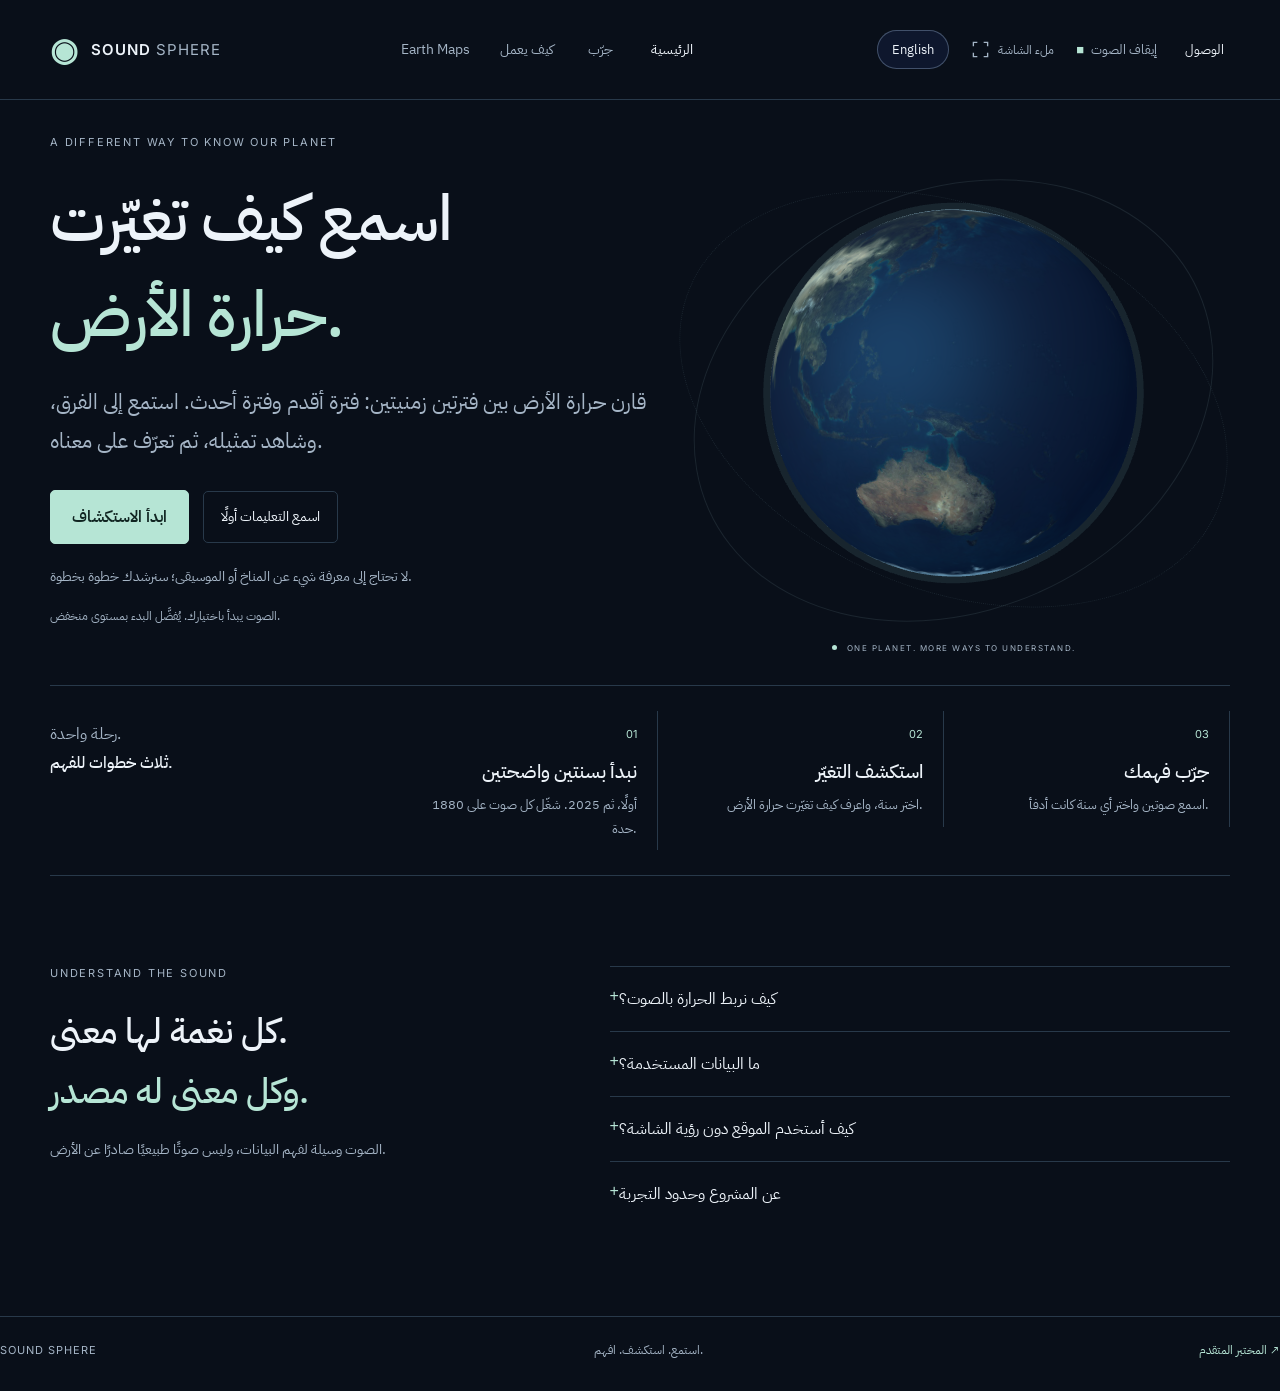
<file: index.html>
<!DOCTYPE html>
<html lang="en" dir="ltr">
<head>
  <meta charset="utf-8">
  <meta name="viewport" content="width=device-width, initial-scale=1">

  <title>Sound Sphere | افهم الأرض بالصوت</title>

  <meta
    name="description"
    content="رحلة صوتية موجهة لفهم تغير حرارة الأرض: تعلم معنى النغمات، استكشف بيانات ناسا، واختبر فهمك."
  >

  <link rel="stylesheet" href="style.css?v=quiet-listen-3">
</head>

<body>
  <a class="skip" href="#main">تخطّ إلى المحتوى</a>

  <header>
    <a
      class="brand"
      href="#home"
      aria-label="Sound Sphere، الصفحة الرئيسية"
    >
      <span class="brand-mark" aria-hidden="true">◉</span>
      <span dir="ltr">SOUND <span>SPHERE</span></span>
    </a>

    <nav aria-label="التنقل الرئيسي">
      <button id="homeNav" aria-current="page">الرئيسية</button>
      <button id="tryNav">جرّب</button>
      <a href="#sources" id="howItWorksLink">كيف يعمل</a>
      <a href="maps.html" id="earthMapsLink">Earth Maps</a>
    </nav>

    <div class="access">
      <button id="languageToggle" class="language-toggle" type="button" aria-label="Switch language">English</button>
      <button
        id="fullscreenButton"
        class="fullscreen-button"
        aria-label="تبديل ملء الشاشة"
        aria-pressed="false"
      >
        <svg viewBox="0 0 24 24" aria-hidden="true">
          <path
            d="M8 3H3v5m13-5h5v5M3 16v5h5m13-5v5h-5"
            fill="none"
            stroke="currentColor"
            stroke-width="1.7"
          ></path>
        </svg>
        <span>ملء الشاشة</span>
      </button>

      <button
        id="stopAll"
        class="stop"
        aria-label="إيقاف جميع الأصوات والشرح"
      >
        ■ <span>إيقاف الصوت</span>
      </button>

      <button id="accessButton" aria-label="فتح خيارات الوصول">
        الوصول
      </button>
    </div>
  </header>

  <main id="main">
    <section id="home" aria-labelledby="heroTitle">
      <div class="hero">
        <div class="hero-copy">
          <p class="eyebrow" dir="ltr">
            A DIFFERENT WAY TO KNOW OUR PLANET
          </p>

          <h1 id="heroTitle">
            اسمع كيف تغيّرت<br>
            <em>حرارة الأرض.</em>
          </h1>

          <p class="hero-description">
            قارن حرارة الأرض بين فترتين زمنيتين: فترة أقدم وفترة أحدث.
            استمع إلى الفرق، وشاهد تمثيله، ثم تعرّف على معناه.
          </p>

          <div class="hero-actions">
            <button id="start" class="primary">
              ابدأ الاستكشاف
            </button>

            <button id="preview" class="secondary">
              اسمع التعليمات أولًا
            </button>
          </div>

          <p class="reassurance">
            لا تحتاج إلى معرفة شيء عن المناخ أو الموسيقى؛
            سنرشدك خطوة بخطوة.
          </p>

          <p class="audio-note">
            الصوت يبدأ باختيارك. يُفضَّل البدء بمستوى منخفض.
          </p>

          <p
            id="previewCaption"
            class="preview-caption"
            aria-live="off"
          ></p>
        </div>

        <div class="hero-visual" id="homeGlobeContainer">
          <div class="planet-orbit" aria-hidden="true"></div>
          <div class="planet-orbit second" aria-hidden="true"></div>

          <div
            id="globe"
            role="img"
            aria-label="كرة أرضية سياقية، وليست خريطة بيانات حرارية"
          >
            <div class="globe-fallback"></div>
          </div>

          <div class="planet-caption">
            <i></i>
            <span dir="ltr">
              ONE PLANET. MORE WAYS TO UNDERSTAND.
            </span>
          </div>
        </div>
      </div>

      <div class="journey-intro">
        <p>
          رحلة واحدة.<br>
          <b>ثلاث خطوات للفهم.</b>
        </p>

        <button class="journey-card" data-start="lesson">
          <span>01</span>
          <h2>نبدأ بسنتين واضحتين</h2>
          <p>1880 أولًا، ثم 2025. شغّل كل صوت على حدة.</p>
        </button>

        <button class="journey-card" data-start="explore">
          <span>02</span>
          <h2>استكشف التغيّر</h2>
          <p>اختر سنة، واعرف كيف تغيّرت حرارة الأرض.</p>
        </button>

        <button class="journey-card" data-start="quiz">
          <span>03</span>
          <h2>جرّب فهمك</h2>
          <p>اسمع صوتين واختر أي سنة كانت أدفأ.</p>
        </button>
      </div>
    </section>

    <section
      id="experience"
      hidden
      aria-labelledby="experienceTitle"
    >
      <div class="experience-header">
        <p class="eyebrow" id="stepCount">
          رحلتك الصوتية / الخطوة 1 من 3
        </p>

        <h1 id="experienceTitle" tabindex="-1">
          تعرّف على معنى النغمات
        </h1>

        <p id="experienceSubtitle">
          لا تحتاج إلى تخمين الصوت. ابدأ بالمفتاح، ثم استكشف.
        </p>
      </div>

      <nav class="steps" aria-label="مراحل الرحلة">
        <button data-step="lesson" aria-current="step">
          <span>1</span> تعلّم
        </button>

        <button data-step="explore">
          <span>2</span> استكشف
        </button>

        <button data-step="quiz">
          <span>3</span> جرّب فهمك
        </button>
      </nav>

      <div class="sensory-workspace">
        <section
          id="climateStage"
          class="climate-stage"
          aria-label="الكرة الأرضية والتمثيل الصوتي"
        >
          <div class="stage-heading">
            <span>حرارة الأرض · متوسط عالمي</span>
            <strong id="stagePeriod">اختر فترة للاستماع</strong>
          </div>

          <div class="stage-world">
            <div
              id="heatHalo"
              class="heat-halo"
              aria-hidden="true"
            ></div>

            <div id="globeDock"></div>
            <div class="stage-orbit" aria-hidden="true"></div>
          </div>

          <div class="heat-legend">
            <span>أقل حرارة</span>
            <span class="legend-gradient"></span>
            <span>أعلى حرارة</span>
          </div>

          <p class="stage-note">
            لون الهالة يعبّر عن المتوسط العالمي؛
            وليس خريطة لحرارة الدول.
          </p>

          <div id="stageGuideSlot">
            <aside
              class="sound-guide"
              aria-label="حالة التجربة والشرح المكتوب"
            >
              <div class="sound-top">
                <span class="sound-dot" id="soundDot"></span>
                <span id="audioState">جاهز للاستماع</span>

                <button id="replayNarration">
                  اسمع تفسير الصوت
                </button>
              </div>

              <p id="caption" aria-live="off">
                شغّل كل نغمة على حدة.
                الصوت الأغلظ يمثّل حرارة أقل،
                والأرفع يمثّل حرارة أعلى.
              </p>

              <canvas
                id="wave"
                height="45"
                role="img"
                aria-label="شكل الموجة الصوتية أثناء تشغيل النغمة"
              ></canvas>
            </aside>
          </div>
        </section>

        <div class="sensory-content">
          <div id="lessonPanel" class="step-panel">
            <div class="story-intro">
              <p class="eyebrow">
                فترتان زمنيتان · مثال من كل فترة
              </p>

              <h2>استمع، ثم قارن.</h2>

              <p>
                نبدأ بسنة 1880، ثم نقارنها بسنة 2025.
                الصوت الأغلظ يمثّل حرارة أقل،
                والأرفع يمثّل حرارة أعلى.
              </p>

              <p class="muted">
                كل نغمة تستمر 8 ثوانٍ.
                التفسير الصوتي اختياري.
              </p>

              <button id="guidedLesson" class="text-button">
                اسمع التعليمات
              </button>
            </div>

            <div class="story-years">
              <article class="story-year" id="oldYearCard">
                <p class="eyebrow">
                  أولًا / قبل أكثر من مئة سنة
                </p>

                <strong dir="ltr">1880</strong>
                <h3>نغمة أغلظ · حرارة أقل من 2025</h3>

                <div class="listening-actions">
                  <button
                    id="hearOld"
                    class="primary"
                    aria-label="شغّل صوت 1880"
                  >
                    <svg viewBox="0 0 24 24" aria-hidden="true">
                      <path d="m9 5 10 7-10 7z"></path>
                    </svg>
                    شغّل صوت 1880
                  </button>

                  <button
                    id="oldToneOnly"
                    class="secondary"
                    aria-label="اسمع تفسير صوت سنة 1880"
                  >
                    <svg viewBox="0 0 24 24" aria-hidden="true">
                      <path d="M11 5 6 9H3v6h3l5 4z"></path>
                      <path
                        d="M15 8c3 2 3 6 0 8m3-11c5 4 5 10 0 14"
                        fill="none"
                        stroke="currentColor"
                        stroke-width="1.7"
                      ></path>
                    </svg>
                    اسمع تفسير الصوت
                  </button>
                </div>

                <p id="oldHeard" class="heard-message" hidden>
                  تم الاستماع · يمكنك إعادة الصوت
                </p>
              </article>

              <article class="story-year" id="newYearCard">
                <p class="eyebrow">
                  ثانيًا / بعد سنوات كثيرة
                </p>

                <strong dir="ltr">2025</strong>
                <h3>نغمة أرفع · حرارة أعلى من 1880</h3>

                <div class="listening-actions">
                  <button
                    id="hearNew"
                    class="primary"
                    aria-label="شغّل صوت 2025"
                  >
                    <svg viewBox="0 0 24 24" aria-hidden="true">
                      <path d="m9 5 10 7-10 7z"></path>
                    </svg>
                    شغّل صوت 2025
                  </button>

                  <button
                    id="newToneOnly"
                    class="secondary"
                    aria-label="اسمع تفسير صوت سنة 2025"
                  >
                    <svg viewBox="0 0 24 24" aria-hidden="true">
                      <path d="M11 5 6 9H3v6h3l5 4z"></path>
                      <path
                        d="M15 8c3 2 3 6 0 8m3-11c5 4 5 10 0 14"
                        fill="none"
                        stroke="currentColor"
                        stroke-width="1.7"
                      ></path>
                    </svg>
                    اسمع تفسير الصوت
                  </button>
                </div>

                <p id="newHeard" class="heard-message" hidden>
                  تم الاستماع · يمكنك إعادة الصوت
                </p>
              </article>
            </div>

            <div id="nextStoryYear" class="story-next" hidden>
              <p>
                استمعت إلى سنة 1880.
                هل أنت مستعد للانتقال إلى سنة 2025؟
              </p>

              <button id="continueStory" class="primary">
                تابع إلى السنة التالية ←
              </button>
            </div>

            <div id="storyChoice" class="story-next" hidden>
              <p>استمعت إلى السنتين.</p>

              <div>
                <button id="repeatPair" class="secondary" hidden>
                  ↶ أعد الصوتين
                </button>

                <button id="tryStoryQuestion" class="primary">
                  جرّب سؤالًا بسيطًا ←
                </button>
              </div>
            </div>

            <div id="storyQuestion" class="story-question" hidden>
              <h2>أيّ السنتين كانت أدفأ؟</h2>
              <p>الأولى، سنة 1880، أم الثانية، سنة 2025؟</p>

              <div class="answers">
                <button id="storyAnswerOld">الأولى / 1880</button>
                <button id="storyAnswerNew">الثانية / 2025</button>
              </div>

              <div id="storyFeedback" class="feedback" hidden>
                <h3 id="storyFeedbackTitle"></h3>
                <p id="storyFeedbackText"></p>
              </div>
            </div>

            <div id="storyHelp" class="story-help" hidden>
              <button id="simplerExplanation" class="text-button">
                ◉ هل تحتاج إلى شرح أبسط؟
              </button>

              <p class="small muted">
                قد تحتاج إلى الاستماع أكثر من مرة.
                أعد المثال، أو تابع مع الشرح المسموع.
              </p>
            </div>

            <div id="storyContinue" class="step-bottom">
              <p>اختر سنة أخرى، أو جرّب المقارنة.</p>

              <button id="toExplore" class="primary">
                استكشف سنوات أخرى ←
              </button>
            </div>
          </div>

          <div id="explorePanel" class="step-panel" hidden>
            <div class="explore-grid">
              <div class="data-view">
                <div class="data-top">
                  <p>السنة المختارة</p>

                  <output id="year" aria-live="off" dir="ltr">
                    2025
                  </output>
                </div>

                <p class="compared-to">
                  كيف كانت حرارة الأرض مقارنة بسنة 1880؟
                </p>

                <p class="plain-result" id="plainResult">أدفأ</p>

                <p class="metric-explain" id="valueMeaning">
                  كانت الأرض أدفأ مقارنة بسنة 1880.
                </p>

                <details class="science-values">
                  <summary>اعرض الأرقام العلمية</summary>

                  <div class="anomaly">
                    <output id="value" aria-live="off" dir="ltr">
                      +1.18
                    </output>

                    <span>°C انحراف عن متوسط 1951–1980</span>
                  </div>

                  <p class="small muted">
                    الأرقام تقارن كل سنة بمتوسط الفترة 1951–1980.
                    كلمة «أدفأ» أو «أبرد» أعلاه تقارن السنة المختارة
                    بسنة 1880. المقارنتان مختلفتان.
                  </p>
                </details>

                <svg
                  id="chart"
                  viewBox="0 0 600 170"
                  preserveAspectRatio="none"
                  role="img"
                  aria-label="رسم يوضح أن حرارة الأرض ارتفعت بشكل عام من 1880 إلى 2025، مع اختلاف بين سنة وأخرى"
                >
                  <path
                    id="chartLine"
                    fill="none"
                    stroke="currentColor"
                    stroke-width="2.3"
                  ></path>

                  <line
                    id="zeroLine"
                    x1="8"
                    x2="592"
                    stroke="#65727d"
                    stroke-dasharray="4 5"
                  ></line>

                  <circle
                    id="chartDot"
                    r="5"
                    fill="#c7f0e8"
                  ></circle>
                </svg>

                <div class="year-labels">
                  <span>1880</span>
                  <span>2025</span>
                </div>

                <label class="visually-hidden" for="yearSlider">
                  السنة المختارة، استخدم الأسهم لتغيير السنة
                </label>

                <input
                  id="yearSlider"
                  type="range"
                  min="0"
                  max="145"
                  value="145"
                >

                <div class="year-buttons">
                  <button id="previousYear">
                    → السنة السابقة
                  </button>

                  <div class="listening-actions">
                    <button
                      id="describeYear"
                      aria-label="شغّل صوت السنة"
                    >
                      <svg viewBox="0 0 24 24" aria-hidden="true">
                        <path d="m9 5 10 7-10 7z"></path>
                      </svg>
                      شغّل صوت السنة
                    </button>

                    <button
                      id="yearToneOnly"
                      class="secondary"
                      aria-label="اسمع تفسير الصوت"
                    >
                      <svg viewBox="0 0 24 24" aria-hidden="true">
                        <path d="M11 5 6 9H3v6h3l5 4z"></path>
                        <path
                          d="M15 8c3 2 3 6 0 8m3-11c5 4 5 10 0 14"
                          fill="none"
                          stroke="currentColor"
                          stroke-width="1.7"
                        ></path>
                      </svg>
                      اسمع تفسير الصوت
                    </button>
                  </div>

                  <button id="nextYear">
                    السنة التالية ←
                  </button>
                </div>
              </div>

              <aside class="nasa-view" hidden>
                <img
                  src="assets/spiral.jpg"
                  alt="رسم من NASA يبيّن تغيّر حرارة الأرض عبر السنوات بخطوط ملوّنة"
                >

                <p class="image-credit">
                  NASA Scientific Visualization Studio
                </p>

                <h2>وراء النغمة، بيانات حقيقية.</h2>

                <p>
                  نستخدم قياسات سنوية من NASA لمعرفة كيف تغيّرت الحرارة.
                  هذه الصورة توضيحية، ولا تتغيّر عندما تختار سنة أخرى.
                </p>

                <a href="lab.html">
                  جرّب تحويل إطار NASA إلى صوت في المختبر المتقدم ↗
                </a>
              </aside>
            </div>

            <div class="explore-controls">
              <button id="play" class="primary">
                شغّل تسلسل السنوات
              </button>

              <label hidden>
                طريقة الاستماع
                <select id="listeningMode">
                  <option value="guided">مع شرح لكل سنة</option>
                  <option value="continuous">
                    الأصوات متتابعة، دون شرح
                  </option>
                </select>
              </label>

              <button id="compareReference" class="secondary">
                قارن بسنة 1880
              </button>

              <button id="explainSound" class="secondary" hidden>
                اشرح ما أسمعه
              </button>
            </div>

            <div class="step-bottom">
              <p>
                تستطيع الإيقاف في أي وقت،
                ثم طلب وصف السنة الحالية.
              </p>

              <button id="toQuiz" class="primary">
                جرّب ما فهمته ←
              </button>
            </div>
          </div>

          <div id="quizPanel" class="step-panel" hidden>
            <div id="quizBody">
              <div class="quiz-heading">
                <p id="questionNumber" class="eyebrow">
                  السؤال 1 من 3
                </p>

                <h2>أي سنة كانت أدفأ؟</h2>

                <p>
                  اسمع الصوت الأول، ثم الثاني.
                  اختر أي سنة كانت أدفأ،
                  ويمكنك إعادة الاستماع قبل الإجابة.
                </p>
              </div>

              <div class="periods">
                <button id="sampleA" class="period">
                  <span class="period-letter">1</span>
                  <span>
                    <b>الصوت الأول</b>
                    <small>▶ استمع</small>
                  </span>
                  <span class="heard" hidden>✓</span>
                </button>

                <button id="sampleB" class="period">
                  <span class="period-letter">2</span>
                  <span>
                    <b>الصوت الثاني</b>
                    <small>▶ استمع</small>
                  </span>
                  <span class="heard" hidden>✓</span>
                </button>
              </div>

              <p id="answerHint">
                استمع إلى الصوتين أولًا، ثم اختر.
              </p>

              <div class="answers">
                <button id="answerA" disabled>
                  السنة الأولى كانت أدفأ
                </button>

                <button id="answerB" disabled>
                  السنة الثانية كانت أدفأ
                </button>
              </div>

              <div id="feedback" class="feedback" hidden>
                <h3 id="feedbackTitle"></h3>
                <p id="feedbackDetail"></p>

                <button id="replayExplanation" class="text-button">
                  ◉ اسمع تفسير الإجابة
                </button>
              </div>

              <div class="quiz-help">
                <button id="quizHelp" class="text-button">
                  ◉ اشرح لي كيف أختار
                </button>

                <button id="skipQuiz" class="text-button">
                  أفضل أتابع الاستكشاف ←
                </button>
              </div>

              <div class="step-bottom">
                <p>
                  يمكنك إعادة الإرشادات أو متابعة الاستكشاف.
                  لا تحتاج إلى خلفية علمية للإجابة.
                </p>

                <button id="nextQuestion" class="primary" hidden>
                  السؤال التالي ←
                </button>
              </div>
            </div>

            <div id="quizSummary" class="quiz-summary" hidden>
              <span class="summary-icon">✓</span>
              <p class="eyebrow">أكملت التدريب</p>
              <h2>استمعت. قارنت. وفسّرت.</h2>
              <p id="scoreText"></p>

              <p>
                النتيجة تخص هذه المحاولة فقط.
                نحتاج إلى اختبار الأداة مع مكفوفين وضعاف بصر
                لتقييم سهولة الفهم والاستخدام.
              </p>

              <div>
                <button id="restartQuiz" class="primary">
                  أعد التدريب
                </button>

                <button id="backExplore" class="secondary">
                  عد إلى الاستكشاف
                </button>
              </div>
            </div>
          </div>
        </div>
      </div>

      <p
        id="status"
        class="status"
        role="status"
        aria-live="polite"
      ></p>
    </section>

    <section class="sources" id="sources">
      <div>
        <p class="eyebrow" dir="ltr">UNDERSTAND THE SOUND</p>

        <h2>
          كل نغمة لها معنى.<br>
          <span>وكل معنى له مصدر.</span>
        </h2>

        <p>
          الصوت وسيلة لفهم البيانات،
          وليس صوتًا طبيعيًا صادرًا عن الأرض.
        </p>
      </div>

      <div class="source-details">
        <details>
          <summary>كيف نربط الحرارة بالصوت؟</summary>

          <p>
            ترتفع حدّة النغمة مع الانحراف الحراري.
            نستخدم مجالًا ثابتًا من −0.5 إلى +1.5 درجة،
            وترددًا بين 130.81 و523.25 هرتز، بعلاقة لوغاريتمية.
            تُقص القيم خارج هذا المجال.
            نستخدم علاقة التحويل نفسها في الحكاية والاستكشاف والتدريب.
            المقارنة التعليمية بين 1880 و2025 تعتمد على بيانات
            السنتين الفعلية.
          </p>

          <p>
            تدلّ حدّة النغمة على الحرارة.
            أضفنا مكوّنات صوتية مساعدة ورفعًا محدودًا لقوة النغمات
            المنخفضة لتكون أوضح على السماعات الصغيرة.
            قوة الصوت ليست مقياسًا للحرارة،
            ويمكن ضبطها من خيارات الوصول.
          </p>
        </details>

        <details>
          <summary>ما البيانات المستخدمة؟</summary>

          <p>
            المتوسط السنوي لانحراف حرارة سطح الأرض من GISTEMP v4
            للأعوام 1880–2025.
            المرجع متوسط الفترة 1951–1980.
            هذه نسخة بيانات محمّلة، وليست بثًا بيئيًا مباشرًا.
          </p>

          <a
            href="https://data.giss.nasa.gov/gistemp/"
            target="_blank"
            rel="noopener"
          >
            NASA GISS — GISTEMP v4 ↗
          </a>

          <a href="assets/gistemp.csv" download>
            تنزيل ملف NASA الأصلي CSV ↓
          </a>

          <a
            href="https://svs.gsfc.nasa.gov/5190/"
            target="_blank"
            rel="noopener"
          >
            إطار دوامة المناخ / NASA SVS ↗
          </a>
        </details>

        <details>
          <summary>كيف أستخدم الموقع دون رؤية الشاشة؟</summary>

          <p>
            ابدأ بزر «ابدأ الاستكشاف» لسماع تعليمات واحدة.
            بعد ذلك لا تعمل الراوية إلا عند طلب التفسير أو التعليمات.
            استخدم Tab للتنقل وEnter لتشغيل كل نغمة،
            والأسهم لاختيار السنة.
            لا يؤدي اختيار السنة وحده إلى تشغيل الصوت.
            الإيقاف متاح أعلى الصفحة.
          </p>

          <p>
            من خيارات الوصول يمكنك إيقاف الراوي المدمج
            والاكتفاء بقارئ الشاشة، وزيادة التباين، وتقليل الحركة.
            الاختبار مع مستخدمين مكفوفين وضعاف بصر لم يكتمل بعد.
          </p>
        </details>

        <details>
          <summary>عن المشروع وحدود التجربة</summary>

          <p>
            نموذج مستقل مستوحى من تحدّي
            The Earth Information Jukebox في NASA Space Apps.
            لا يصدر الموقع عن NASA ولا يمثّل اعتمادًا منها.
            الكرة الأرضية سياقية، وليست خريطة قياسات.
          </p>

          <p>
            التركيز الحالي هو تغيّر الحرارة.
            الصور والبيانات قد تختلف في التغطية الزمنية.
            تحويل الصورة إلى صوت متاح كتجربة فنية منفصلة
            في المختبر، ولا يسترجع درجات حرارة رقمية من الألوان.
          </p>

          <a
            href="https://www.spaceappschallenge.org/2026/challenges/the-earth-information-jukebox/"
            target="_blank"
            rel="noopener"
          >
            نص التحدّي ↗
          </a>
        </details>
      </div>
    </section>
  </main>

  <footer>
    <span dir="ltr">SOUND SPHERE</span>
    <span>استمع. استكشف. افهم.</span>
    <a href="lab.html">المختبر المتقدم ↗</a>
  </footer>

  <dialog id="accessDialog" aria-labelledby="accessTitle">
    <button
      id="closeAccess"
      class="dialog-close"
      aria-label="إغلاق خيارات الوصول"
    >
      ×
    </button>

    <h2 id="accessTitle">اضبط تجربتك</h2>

    <label class="setting">
      <span>
        الراوية العربية
        <small>أوقفه إذا كنت تفضّل قارئ الشاشة الخاص بك.</small>
      </span>

      <input type="checkbox" id="narrationEnabled" checked>
    </label>

    <label class="setting narration-speed">
      <span>
        سرعة الراوية
        <small>تؤثر في الشرح فقط، ولا تغيّر صوت البيانات.</small>
      </span>

      <select id="narrationSpeed" aria-label="سرعة الراوية">
        <option value="1">عادية — 1×</option>
        <option value="1.25" selected>أسرع قليلًا — 1.25×</option>
        <option value="1.5">سريعة — 1.5×</option>
      </select>
    </label>

    <label class="setting">
      <span>تباين عالٍ</span>
      <input type="checkbox" id="contrast">
    </label>

    <label class="setting">
      <span>تقليل الحركة</span>
      <input type="checkbox" id="motion">
    </label>

    <label class="volume-label" for="volume">
      مستوى الصوت
    </label>

    <input
      id="volume"
      type="range"
      min="0"
      max="0.3"
      value="0.12"
      step="0.01"
      aria-label="مستوى صوت النغمات والراوي"
    >

    <p class="small muted">
      لا يعمل أي صوت تلقائيًا عند فتح الموقع.
    </p>
  </dialog>

  <audio id="narrator" preload="none"></audio>

  <script src="assets/three.offline.js"></script>
  <script src="app.js?v=quiet-listen-3"></script>
  <script src="language.js"></script>
</body>
</html>
</file>
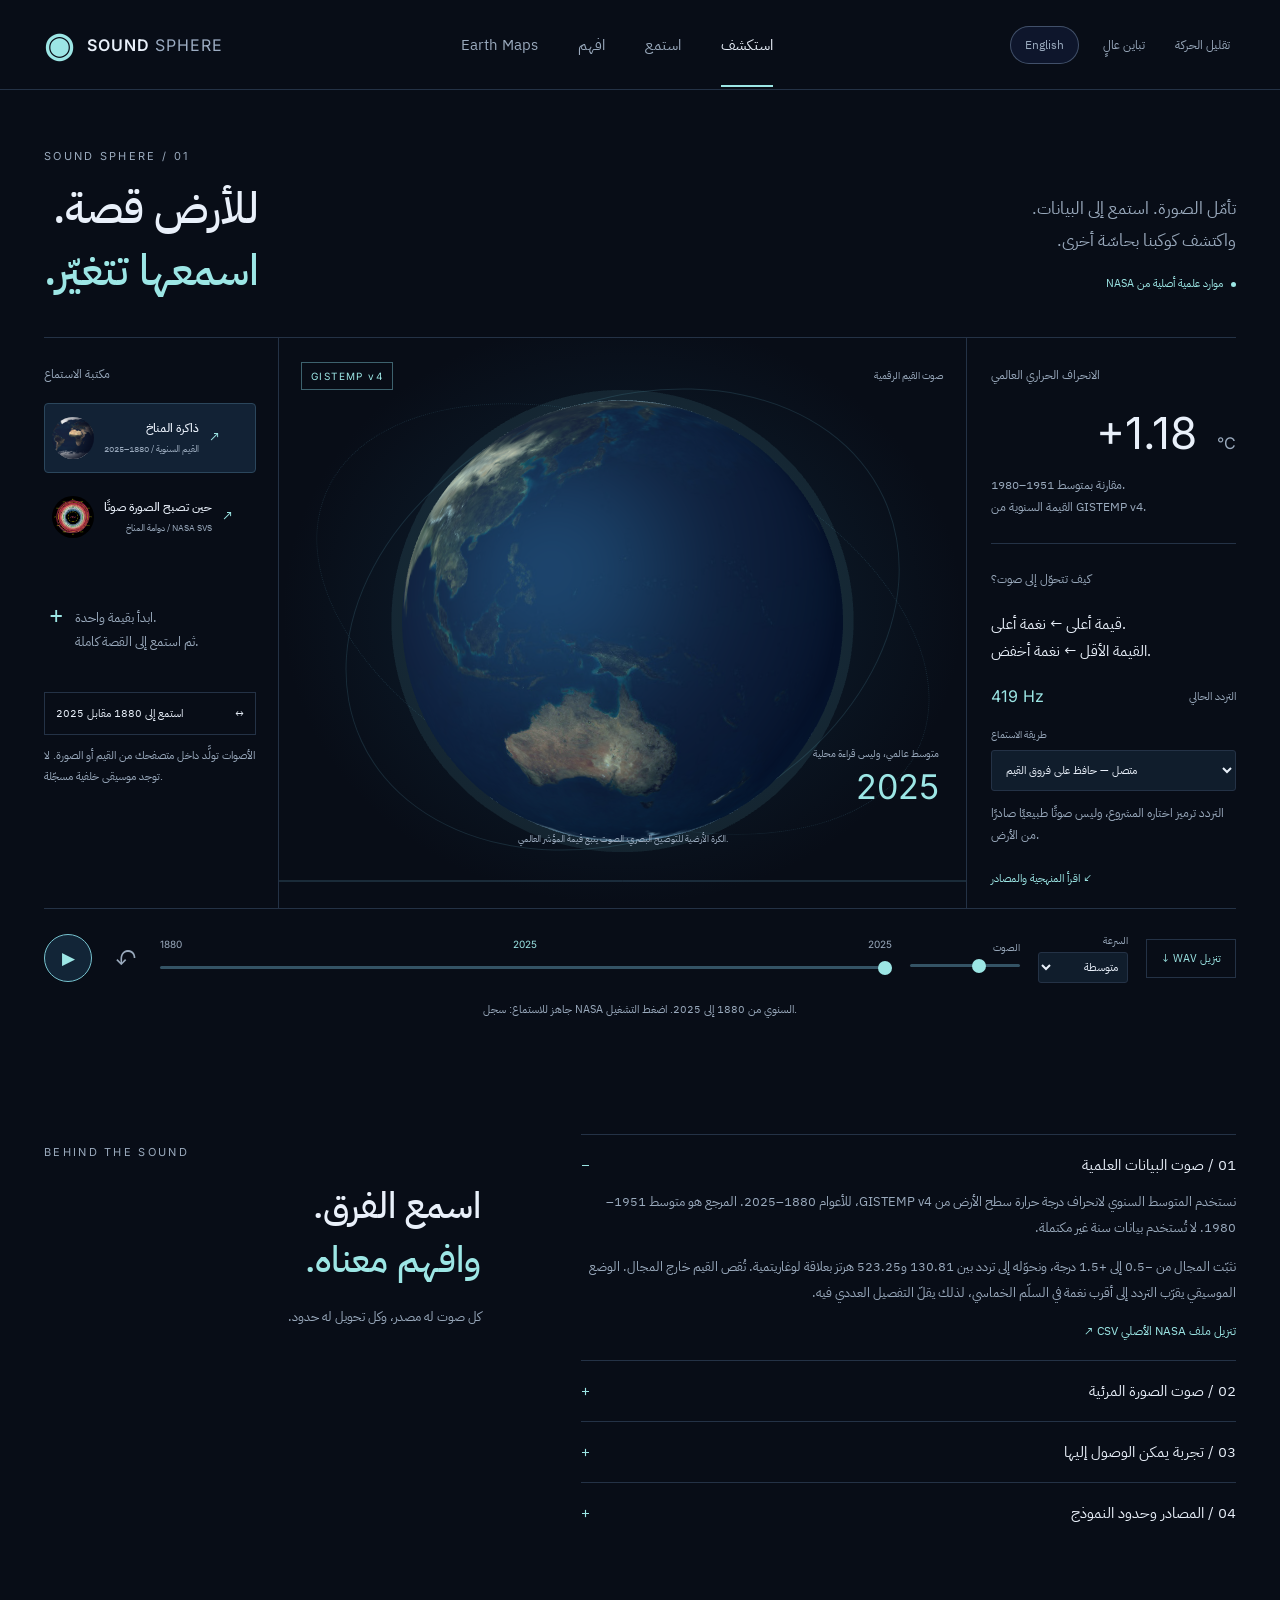
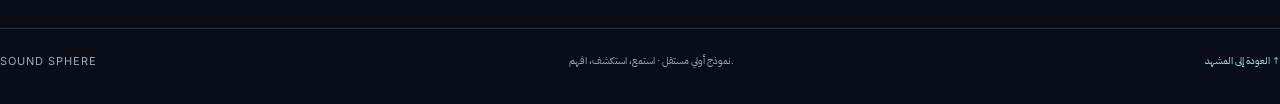
<file: lab.html>
<!DOCTYPE html>
<html lang="en" dir="ltr">
<head>
  <meta charset="utf-8">
  <meta name="viewport" content="width=device-width, initial-scale=1">

  <title>Sound Sphere | المختبر الصوتي</title>

  <meta
    name="description"
    content="مختبر تفاعلي للاستماع إلى صور NASA وبيانات المناخ. نموذج مستقل لتحدي Earth Information Jukebox."
  >

  <link rel="stylesheet" href="lab.css">
</head>

<body>
  <a class="skip" href="#controls">
    تخطّ إلى مشغّل الصوت
  </a>

  <header>
    <a
      class="brand"
      href="index.html"
      aria-label="Sound Sphere، الصفحة الرئيسية"
    >
      <span class="brand-symbol">◉</span>
      <span dir="ltr">
        SOUND <span class="brand-light">SPHERE</span>
      </span>
    </a>

    <nav aria-label="التنقل الرئيسي">
      <a class="active" href="#explore">استكشف</a>
      <a href="#controls">استمع</a>
      <a href="#understand">افهم</a>
      <a href="maps.html">Earth Maps</a>
    </nav>

    <div class="access">
      <button id="languageToggle" class="language-toggle" type="button" aria-label="Switch language">English</button>
      <button id="contrast" aria-pressed="false">
        تباين عالٍ
      </button>

      <button id="motion" aria-pressed="false">
        تقليل الحركة
      </button>
    </div>
  </header>

  <main id="explore">
    <section class="intro">
      <div>
        <p class="eyebrow" dir="ltr">
          SOUND SPHERE / 01
        </p>

        <h1>
          للأرض قصة.<br>
          <span>اسمعها تتغيّر.</span>
        </h1>
      </div>

      <div class="intro-copy">
        <p>
          تأمّل الصورة. استمع إلى البيانات.<br>
          واكتشف كوكبنا بحاسّة أخرى.
        </p>

        <span class="source-badge">
          <i></i>
          موارد علمية أصلية من NASA
        </span>
      </div>
    </section>

    <div class="workspace" dir="ltr">
      <aside class="library" dir="rtl">
        <p class="section-label">مكتبة الاستماع</p>

        <button
          class="scene active"
          data-mode="data"
          aria-pressed="true"
        >
          <span class="thumb planet-thumb"></span>

          <span>
            <b>ذاكرة المناخ</b>
            <small>القيم السنوية / 1880–2025</small>
          </span>

          <span class="scene-arrow">↗</span>
        </button>

        <button
          class="scene"
          data-mode="frame"
          aria-pressed="false"
        >
          <img class="thumb" src="assets/spiral.jpg" alt="">

          <span>
            <b>حين تصبح الصورة صوتًا</b>
            <small>دوامة المناخ / NASA SVS</small>
          </span>

          <span class="scene-arrow">↗</span>
        </button>

        <div class="library-note">
          <span class="tiny-plus">+</span>

          <p>
            ابدأ بقيمة واحدة.<br>
            ثم استمع إلى القصة كاملة.
          </p>
        </div>

        <button id="compare" class="outline">
          استمع إلى 1880 مقابل 2025
          <span>↔</span>
        </button>

        <p class="small quiet">
          الأصوات تولَّد داخل متصفحك من القيم أو الصورة.
          لا توجد موسيقى خلفية مسجّلة.
        </p>
      </aside>

      <section class="stage" aria-label="المشهد البيئي">
        <div class="stage-top">
          <span class="tag" id="modeTag">
            GISTEMP v4
          </span>

          <span class="tiny" dir="rtl" id="stageKind">
            صوت القيم الرقمية
          </span>
        </div>

        <div
          id="globe"
          role="img"
          aria-label="كرة أرضية سياقية، وليست خريطة قياسات حرارية"
        >
          <div class="globe-fallback"></div>
        </div>

        <div class="orbit orbit-one" aria-hidden="true"></div>
        <div class="orbit orbit-two" aria-hidden="true"></div>

        <div id="frameView" hidden>
          <!--
            في نسخة ZIP العاملة دون خادم:
            احتفظي هنا بوسم img الذي يحمل id="sourceImage"
            من ملف lab.html الحالي، مع قيمة src المضمّنة كاملة.
          -->
          <img
            id="sourceImage"
            src="assets/spiral.jpg"
            alt="رسم NASA لدوامة المناخ: انحرافات درجات الحرارة الشهرية عن مرجع 1951 إلى 1980"
          >

          <span class="scanline" aria-hidden="true"></span>
        </div>

        <div class="stage-label" dir="rtl">
          <span id="stageCaption">
            متوسط عالمي، وليس قراءة محلية
          </span>

          <strong id="stageYear" dir="ltr">
            2025
          </strong>
        </div>

        <p
          id="stageDisclaimer"
          class="stage-disclaimer"
          dir="rtl"
        >
          الكرة الأرضية للتوضيح البصري؛
          الصوت يتبع قيمة المؤشر العالمي.
        </p>

        <canvas
          id="wave"
          role="img"
          aria-label="شكل الموجة الصوتية الفعلية"
        ></canvas>
      </section>

      <aside class="inspector" dir="rtl">
        <p class="section-label" id="metricName">
          الانحراف الحراري العالمي
        </p>

        <p class="metric" dir="ltr">
          <span id="metricValue">—</span>
          <small id="metricUnit">°C</small>
        </p>

        <p id="metricDescription" class="quiet">
          مقارنة بمتوسط 1951–1980.<br>
          القيمة السنوية من GISTEMP v4.
        </p>

        <div class="thin-rule"></div>

        <p class="section-label">
          كيف تتحوّل إلى صوت؟
        </p>

        <p id="mappingDescription">
          قيمة أعلى ← نغمة أعلى.<br>
          القيمة الأقل ← نغمة أخفض.
        </p>

        <div class="frequency">
          <span>التردد الحالي</span>
          <b dir="ltr" id="frequency">— Hz</b>
        </div>

        <label class="field-label" for="mapping">
          طريقة الاستماع
        </label>

        <select id="mapping">
          <option value="continuous">
            متصل — حافظ على فروق القيم
          </option>

          <option value="musical">
            موسيقي — قرّب إلى سلّم خماسي
          </option>
        </select>

        <p class="small quiet">
          التردد ترميز اختاره المشروع،
          وليس صوتًا طبيعيًا صادرًا من الأرض.
        </p>

        <a class="text-link" href="#understand">
          اقرأ المنهجية والمصادر ↙
        </a>
      </aside>
    </div>

    <section
      class="player"
      id="controls"
      aria-label="مشغل التمثيل الصوتي"
    >
      <div class="player-main">
        <button
          class="play"
          id="play"
          aria-label="تشغيل التمثيل الصوتي"
        >
          <span id="playIcon">▶</span>
        </button>

        <button
          class="restart"
          id="restart"
          aria-label="العودة إلى البداية"
        >
          ↶
        </button>

        <div class="timeline">
          <div class="timeline-labels">
            <span id="startLabel">1880</span>
            <output id="positionLabel">2025</output>
            <span id="endLabel">2025</span>
          </div>

          <input
            id="position"
            aria-label="السنة المختارة"
            type="range"
            min="0"
            max="145"
            value="145"
          >
        </div>

        <label class="volume">
          الصوت

          <input
            id="volume"
            aria-label="مستوى الصوت"
            type="range"
            min="0"
            max="0.4"
            step="0.01"
            value="0.14"
          >
        </label>

        <label class="speed">
          السرعة

          <select id="speed" aria-label="سرعة التشغيل">
            <option value="0.35">هادئة</option>
            <option value="0.16" selected>متوسطة</option>
            <option value="0.08">سريعة</option>
          </select>
        </label>

        <button id="download" class="export">
          تنزيل WAV ↓
        </button>
      </div>

      <p
        class="player-note"
        id="status"
        role="status"
        aria-live="polite"
      >
        اضغط التشغيل لبدء الاستماع.
        يُفضّل البدء بصوت منخفض.
      </p>
    </section>

    <section class="understand" id="understand">
      <div class="understand-heading">
        <p class="eyebrow" dir="ltr">
          BEHIND THE SOUND
        </p>

        <h2>
          اسمع الفرق.<br>
          <span>وافهم معناه.</span>
        </h2>

        <p>
          كل صوت له مصدر، وكل تحويل له حدود.
        </p>
      </div>

      <div class="method">
        <details open>
          <summary>01 / صوت البيانات العلمية</summary>

          <p>
            نستخدم المتوسط السنوي لانحراف درجة حرارة سطح الأرض
            من GISTEMP v4، للأعوام 1880–2025.
            المرجع هو متوسط 1951–1980.
            لا تُستخدم بيانات سنة غير مكتملة.
          </p>

          <p>
            نثبّت المجال من −0.5 إلى +1.5 درجة،
            ونحوّله إلى تردد بين 130.81 و523.25 هرتز
            بعلاقة لوغاريتمية.
            تُقص القيم خارج المجال.
            الوضع الموسيقي يقرّب التردد إلى أقرب نغمة
            في السلّم الخماسي، لذلك يقلّ التفصيل العددي فيه.
          </p>

          <a href="assets/gistemp.csv" download>
            تنزيل ملف NASA الأصلي CSV ↗
          </a>
        </details>

        <details>
          <summary>02 / صوت الصورة المرئية</summary>

          <p>
            نحلّل إطار دوامة المناخ الصادر عن NASA SVS،
            والمصنّف ضمن محتوى Earth Information Center.
            تُقرأ المنطقة الوسطى من الصورة، دون الهامش السفلي،
            في 64 شريطًا رأسيًا من اليسار إلى اليمين.
          </p>

          <p>
            يؤثر متوسط الفرق بين الأحمر والأزرق في حدّة النغمة،
            ويؤثر السطوع في شدتها.
            هذا ترميز لوني فني، وليس استرجاعًا
            لدرجات الحرارة من الصورة.
            اللون والخطوط والنصوص قد تؤثر في النتيجة؛
            لم يُعتمد كأداة قياس علمي.
          </p>

          <a
            href="https://svs.gsfc.nasa.gov/5190/"
            target="_blank"
            rel="noopener"
          >
            الإطار والمنهج العلمي لدى NASA SVS ↗
          </a>
        </details>

        <details>
          <summary>03 / تجربة يمكن الوصول إليها</summary>

          <p>
            يمكن تشغيل التجربة وإيقافها،
            واختيار الموضع والسرعة والصوت بلوحة المفاتيح.
            القيم وشرح المشهد متاحان كنص،
            مع تباين عالٍ وتقليل للحركة.
            نحتاج إلى اختبار فعلي مع مستخدمين مكفوفين
            وضعاف البصر قبل الادعاء بأن التجربة تلبي احتياجاتهم.
          </p>

          <p>
            لا نستخدم شدة الصوت للدلالة على الخطر.
            لا تختزل نغمة واحدة كل أبعاد التغيّر المناخي.
          </p>
        </details>

        <details>
          <summary>04 / المصادر وحدود النموذج</summary>

          <p>
            نموذج مستقل مستوحى من
            The Earth Information Jukebox
            في NASA Space Apps 2026.
            البيانات نسخة محمّلة وقت إعداد النموذج،
            وليست بثًا بيئيًا مباشرًا.
            الصوت يُولَّد لحظيًا عند التشغيل.
          </p>

          <ul>
            <li>
              <a
                href="https://data.giss.nasa.gov/gistemp/"
                target="_blank"
                rel="noopener"
              >
                NASA GISS — GISTEMP v4
              </a>
            </li>

            <li>
              <a
                href="https://svs.gsfc.nasa.gov/5190/"
                target="_blank"
                rel="noopener"
              >
                NASA Scientific Visualization Studio —
                Climate Spiral / Mark SubbaRao
              </a>
            </li>

            <li>
              <a
                href="https://www.spaceappschallenge.org/2026/challenges/the-earth-information-jukebox/"
                target="_blank"
                rel="noopener"
              >
                نص التحدي الرسمي
              </a>
            </li>

            <li>
              صورة الأرض: Blue Marble،
              عبر مكتبة أمثلة Three.js.
              ليست طبقة بيانات الحرارة.
            </li>
          </ul>

          <p>
            لا يصدر هذا الموقع عن NASA
            ولا يمثّل اعتمادًا منها للمشروع.
          </p>
        </details>
      </div>
    </section>
  </main>

  <footer>
    <span dir="ltr">SOUND SPHERE</span>
    <span>نموذج أولي مستقل · استمع، استكشف، افهم.</span>
    <a href="#explore">العودة إلى المشهد ↑</a>
  </footer>

  <script src="assets/three.offline.js"></script>
  <script src="lab.js"></script>
  <script src="language.js"></script>
</body>
</html>
</file>
<file: style.css>
@font-face {
  font-family: 'IBM Plex Sans Arabic';
  font-style: normal;
  font-weight: 400;
  font-display: swap;
  src: url(assets/fonts/font-0.ttf) format('truetype');
}
@font-face {
  font-family: 'IBM Plex Sans Arabic';
  font-style: normal;
  font-weight: 500;
  font-display: swap;
  src: url(assets/fonts/font-1.ttf) format('truetype');
}
@font-face {
  font-family: 'IBM Plex Sans Arabic';
  font-style: normal;
  font-weight: 600;
  font-display: swap;
  src: url(assets/fonts/font-2.ttf) format('truetype');
}
@font-face {
  font-family: 'IBM Plex Sans Arabic';
  font-style: normal;
  font-weight: 700;
  font-display: swap;
  src: url(assets/fonts/font-3.ttf) format('truetype');
}
@font-face {
  font-family: 'Inter';
  font-style: normal;
  font-weight: 400;
  font-display: swap;
  src: url(assets/fonts/font-4.ttf) format('truetype');
}
@font-face {
  font-family: 'Inter';
  font-style: normal;
  font-weight: 500;
  font-display: swap;
  src: url(assets/fonts/font-5.ttf) format('truetype');
}
@font-face {
  font-family: 'Inter';
  font-style: normal;
  font-weight: 600;
  font-display: swap;
  src: url(assets/fonts/font-6.ttf) format('truetype');
}
@font-face {
  font-family: 'Inter';
  font-style: normal;
  font-weight: 700;
  font-display: swap;
  src: url(assets/fonts/font-7.ttf) format('truetype');
}

:root{color-scheme:dark;--bg:#090f19;--panel:#101b29;--ink:#edf3f9;--muted:#a5b5c6;--line:#28394a;--mint:#b6e5d5;--cyan:#9ad6e9;--radius:8px}*{box-sizing:border-box}html{scroll-behavior:smooth;scroll-padding-top:28px}body{margin:0;background:var(--bg);color:var(--ink);font:16px 'IBM Plex Sans Arabic',Arial,sans-serif}button,input,select{font:inherit}button{cursor:pointer;color:inherit;border:0;background:none}button,a,input,select,summary{-webkit-tap-highlight-color:transparent}button:disabled{opacity:.45;cursor:not-allowed}a{color:inherit;text-decoration:none}a:hover,button:hover:not(:disabled){color:var(--mint)}:focus-visible{outline:3px solid var(--mint);outline-offset:5px}header{max-width:1520px;margin:auto;padding:0 50px;height:100px;display:flex;direction:ltr;align-items:center;justify-content:space-between;border-bottom:1px solid var(--line)}.brand{display:flex;align-items:center;gap:12px;font:600 15px Inter,Arial;letter-spacing:1px}.brand span span{font-weight:400;color:var(--muted)}.brand-mark{font-size:32px;color:var(--mint)}header nav{display:flex;gap:30px;direction:rtl;align-items:center;color:var(--muted);font-size:14px}header nav button{padding:12px 4px}header nav [aria-current]{color:var(--ink)}.access{direction:rtl;display:flex;gap:22px;align-items:center;font-size:13px}.stop{color:var(--mint);display:flex;align-items:center;gap:7px;padding:12px 0}.stop span{color:var(--muted)}main{max-width:1520px;margin:auto;padding:0 50px}.hero{min-height:570px;display:grid;grid-template-columns:1.08fr 1fr;align-items:center;gap:30px;padding:35px 0 15px}.hero-copy{position:relative;z-index:2}.eyebrow{font:11px Inter,Arial,sans-serif;letter-spacing:1.8px;color:var(--muted);margin:0 0 22px}h1{font-size:64px;line-height:1.5;letter-spacing:-1px;font-weight:500;margin:0 0 20px}h1 em{font-style:normal;color:var(--mint)}.hero-description{font-size:21px;line-height:1.85;color:var(--muted);margin:0 0 29px}.hero-actions{display:flex;gap:14px;align-items:center;flex-wrap:wrap}.primary{background:var(--mint);color:#102421!important;border:1px solid var(--mint);border-radius:5px;padding:14px 21px;font-weight:600;font-size:16px;min-height:52px;display:inline-flex;align-items:center;justify-content:center;gap:12px}.primary:hover:not(:disabled){background:#d4f1e5;border-color:#d4f1e5}.secondary{padding:14px 17px;min-height:52px;border:1px solid var(--line);border-radius:5px;line-height:1.5;font-size:14px}.secondary span{display:block;color:var(--muted);font-size:10px;font-weight:400;margin-top:4px}.audio-note{font-size:12px;color:var(--muted);margin:17px 0 0}.hero-visual{height:500px;position:relative;direction:ltr}.planet-orbit{position:absolute;inset:37px 8px 42px;border:1px solid #80a6af25;border-radius:50%;transform:rotate(-24deg);pointer-events:none}.planet-orbit.second{inset:55px -10px 63px;transform:rotate(23deg);border-style:dotted}#globe{position:absolute;inset:0 0 20px}#globe canvas{width:100%;height:100%;display:block;cursor:grab}.globe-fallback{position:absolute;width:83%;aspect-ratio:1;border-radius:50%;left:8.5%;top:8%;background:url('assets/earth.jpg') center/cover;box-shadow:inset -55px -8px 75px #030b18,0 0 70px #83badc25}.planet-caption{position:absolute;bottom:0;left:0;right:0;display:flex;justify-content:center;gap:10px;align-items:center;font:8px Inter,Arial;letter-spacing:1.5px;color:var(--muted)}.planet-caption i{height:5px;width:5px;border-radius:50%;background:var(--mint)}.preview-caption{font-size:13px;color:var(--mint);max-width:580px;min-height:30px;line-height:1.7;margin:15px 0 0}.journey-intro{border-top:1px solid var(--line);border-bottom:1px solid var(--line);display:grid;grid-template-columns:1.2fr 1fr 1fr 1fr;padding:25px 0;gap:18px;align-items:start}.journey-intro>p{margin:9px 0;color:var(--muted);line-height:1.8;font-size:16px}.journey-intro>p b{color:var(--ink);font-weight:500}.journey-card{text-align:right;padding:10px 20px;border-right:1px solid var(--line)}.journey-card>span{font:11px Inter,Arial;color:var(--mint)}.journey-card h2{font-size:19px;font-weight:500;margin:12px 0 7px}.journey-card p{font-size:13px;line-height:1.8;color:var(--muted);margin:0}.sources{padding:90px 0;display:grid;grid-template-columns:1fr 1.35fr;gap:100px}.sources h2{font-size:35px;font-weight:500;line-height:1.7;margin:0 0 16px}.sources h2 span{color:var(--mint)}.sources>div>p:last-child{font-size:14px;line-height:1.9;color:var(--muted);max-width:350px}.source-details details{border-top:1px solid var(--line);padding:20px 0}.source-details summary{cursor:pointer;list-style:none;font-size:16px}.source-details summary:after{content:'+';float:left;color:var(--mint);font-family:Arial}.source-details details[open] summary:after{content:'−'}.source-details p{font-size:14px;line-height:2;color:var(--muted)}.source-details a{font-size:13px;color:var(--mint);display:block;line-height:2.2}footer{max-width:1420px;margin:auto;padding:24px 0 32px;border-top:1px solid var(--line);display:flex;align-items:center;justify-content:space-between;font-size:12px;color:var(--muted)}footer>span:first-child{font:11px Inter,Arial;letter-spacing:1px}footer a{color:var(--mint)}.experience-header{padding:42px 0 25px}.experience-header .eyebrow{font-family:inherit;letter-spacing:0;font-size:13px;color:var(--mint);margin-bottom:13px}.experience-header h1{font-size:39px;letter-spacing:0;margin:0 0 7px}.experience-header>p:last-child{font-size:16px;color:var(--muted);margin:0}.steps{display:flex;border-bottom:1px solid var(--line);gap:35px;margin-bottom:33px}.steps button{padding:10px 0 18px;position:relative;color:var(--muted);font-size:16px;display:flex;gap:11px;align-items:center}.steps button span{border:1px solid var(--line);height:27px;width:27px;border-radius:50%;font:13px Inter;display:grid;place-items:center}.steps button[aria-current]{color:var(--mint)}.steps button[aria-current] span{border-color:var(--mint)}.steps button[aria-current]:after{content:'';position:absolute;bottom:-1px;left:0;right:0;height:2px;background:var(--mint)}.lesson-top{display:flex;justify-content:space-between;align-items:center;gap:24px;margin-bottom:27px}.lesson-top h2{font-size:25px;font-weight:500;margin:0 0 9px}.lesson-top p{color:var(--muted);font-size:14px;margin:0;line-height:1.8}.lesson-top .primary{font-size:14px;flex-shrink:0}.examples{display:grid;grid-template-columns:repeat(3,1fr);gap:20px}.example{text-align:right;padding:24px;border:1px solid var(--line);border-radius:var(--radius);background:#0d1724;position:relative;min-height:290px}.example:hover{border-color:var(--mint)}.example.selected{border-color:var(--mint);background:#122830}.example-number{font-size:12px;color:var(--muted)}.example strong{display:block;font:400 42px Inter,Arial;text-align:right;color:var(--mint);margin:29px 0 20px}.example strong small{font-size:17px;color:var(--muted)}.example h3{font-size:19px;font-weight:500;margin:0 0 10px}.example p{color:var(--muted);font-size:14px;line-height:1.9;min-height:53px;margin-bottom:23px}.example-play{font-size:14px;color:var(--mint)}.example-check{display:block;font-size:11px;color:var(--mint);margin-top:14px}.step-bottom{display:flex;justify-content:space-between;align-items:center;gap:25px;margin:28px 0 17px}.step-bottom>p{font-size:13px;color:var(--muted);line-height:1.9;margin:0}.small{font-size:12px;line-height:1.9}.muted{color:var(--muted)}.sound-guide{margin-top:28px;border:1px solid var(--line);background:#0d1724;border-radius:5px;overflow:hidden}.sound-top{display:flex;gap:10px;align-items:center;padding:14px 20px;font-size:12px;color:var(--muted)}.sound-dot{width:6px;height:6px;border-radius:50%;background:var(--muted)}.sound-dot.active{background:var(--mint);box-shadow:0 0 12px #b6e5d55a}.sound-top button{margin-right:auto;color:var(--mint);font-size:12px}.sound-guide>p{padding:0 20px;line-height:1.9;font-size:15px;margin:0 0 5px;min-height:29px}#wave{height:44px;width:100%;display:block}.status{font-size:12px;min-height:25px;line-height:1.8;color:var(--muted);margin:15px 0 0}.explore-grid{display:grid;grid-template-columns:1.5fr .8fr;gap:48px}.data-view{padding:25px;border:1px solid var(--line);border-radius:var(--radius);background:#0d1724}.data-top{display:flex;justify-content:space-between;align-items:center}.data-top p{color:var(--muted);font-size:14px;margin:0}.data-top output{font:30px Inter;color:var(--cyan)}.anomaly{margin:25px 0 10px;display:flex;gap:20px;align-items:baseline}.anomaly output{font:400 55px Inter;letter-spacing:-2px}.anomaly span{font-size:13px;color:var(--muted)}.metric-explain{font-size:14px;color:var(--muted);margin:0 0 10px}#chart{width:100%;height:145px;display:block;color:var(--mint);direction:ltr}.year-labels{display:flex;direction:ltr;justify-content:space-between;font:11px Inter;color:var(--muted)}input[type=range]{appearance:none;-webkit-appearance:none;display:block;width:100%;height:32px;margin:6px 0;background:none;accent-color:var(--mint);cursor:pointer;direction:ltr}input[type=range]::-webkit-slider-runnable-track{background:var(--line);height:3px}input[type=range]::-webkit-slider-thumb{appearance:none;width:17px;height:17px;background:var(--mint);border-radius:50%;margin-top:-7px}input[type=range]::-moz-range-track{background:var(--line);height:3px}input[type=range]::-moz-range-thumb{background:var(--mint);width:17px;height:17px;border:0;border-radius:50%}.year-buttons{display:flex;justify-content:space-between;gap:10px}.year-buttons button{border:1px solid var(--line);padding:10px;min-height:44px;font-size:12px;border-radius:3px}.year-buttons button:nth-child(2){color:var(--mint)}.nasa-view img{width:100%;max-height:220px;object-fit:contain;display:block;background:#020204}.image-credit{font:9px Inter!important;color:var(--muted);margin:10px 0 18px}.nasa-view h2{font-size:20px;font-weight:500;margin:0}.nasa-view p{font-size:13px;color:var(--muted);line-height:1.9}.nasa-view a{color:var(--mint);font-size:12px;line-height:1.8}.explore-controls{margin-top:24px;display:flex;gap:14px;align-items:center;flex-wrap:wrap}.explore-controls label{font-size:11px;color:var(--muted);display:flex;flex-direction:column;gap:5px}.explore-controls select{font-size:13px;padding:9px;border:1px solid var(--line);background:var(--panel);border-radius:4px;color:var(--ink)}.explore-controls .secondary{font-size:13px}.quiz-heading{text-align:center;margin:4px 0 27px}.quiz-heading .eyebrow{font-family:inherit;letter-spacing:0;color:var(--mint);margin-bottom:10px}.quiz-heading h2{font-size:29px;font-weight:500;margin:0 0 10px}.quiz-heading p{font-size:14px;color:var(--muted);line-height:1.9}.periods{display:grid;grid-template-columns:1fr 1fr;gap:20px;max-width:720px;margin:auto}.period{display:flex;align-items:center;gap:25px;text-align:right;background:#0d1724;border:1px solid var(--line);border-radius:6px;padding:25px;min-height:130px}.period:hover,.period.selected{border-color:var(--mint)}.period-letter{font-size:36px;color:var(--mint);border-left:1px solid var(--line);padding-left:25px}.period b{font-size:20px;font-weight:500}.period small{display:block;color:var(--muted);font-size:13px;margin-top:7px}.heard{margin-right:auto;color:var(--mint)}#answerHint{text-align:center;font-size:12px;color:var(--muted);margin:24px 0 16px}.answers{display:flex;gap:15px;justify-content:center}.answers button{min-height:50px;border:1px solid #709b96;border-radius:4px;padding:12px 24px;font-size:15px}.answers button.correct{background:#173d36;color:#c4f4dc}.answers button.incorrect{border-color:#d5b699;background:#362a24;color:#f3d5bd}.feedback{border:1px solid var(--line);border-right:3px solid var(--mint);padding:18px 22px;margin:26px auto 0;max-width:720px;background:#101f2a;border-radius:4px}.feedback h3{font-size:20px;margin:0 0 9px}.feedback p{font-size:14px;color:var(--muted);line-height:1.9;margin:0 0 7px}.text-button{color:var(--mint);padding:8px 0;font-size:13px}.quiz-summary{max-width:650px;margin:25px auto;text-align:center;padding:20px}.summary-icon{display:grid;place-items:center;font-size:30px;color:var(--mint);border:1px solid var(--mint);border-radius:50%;height:60px;width:60px;margin:0 auto 25px}.quiz-summary .eyebrow{font-family:inherit;letter-spacing:0;color:var(--mint)}.quiz-summary h2{font-size:34px;font-weight:500;margin:12px 0}.quiz-summary p{line-height:1.9;color:var(--muted)}#scoreText{color:var(--mint);font-size:25px}.quiz-summary>div{display:flex;gap:15px;justify-content:center;margin-top:25px}.skip{position:absolute;top:-80px;right:20px;padding:12px;background:var(--mint);color:#000;z-index:100}.skip:focus{top:15px}.visually-hidden{position:absolute;width:1px;height:1px;padding:0;margin:-1px;overflow:hidden;clip:rect(0,0,0,0);white-space:nowrap;border:0}[hidden]{display:none!important}dialog{max-width:480px;width:calc(100% - 36px);border:1px solid var(--line);border-radius:10px;background:var(--bg);color:var(--ink);padding:30px}dialog::backdrop{background:#000b}.dialog-close{position:absolute;left:15px;top:10px;font-size:28px;color:var(--muted);padding:5px 10px}dialog h2{font-size:27px;font-weight:500;margin:10px 0 25px}.setting{padding:17px 0;border-top:1px solid var(--line);display:flex;justify-content:space-between;align-items:center;gap:20px;font-size:15px;cursor:pointer}.setting small{display:block;color:var(--muted);font-size:11px;line-height:1.8;margin-top:7px}.setting input{height:20px;width:20px;accent-color:var(--mint)}.volume-label{font-size:13px;color:var(--muted);display:block;margin-top:20px}.contrast{--bg:#000;--panel:#111;--ink:#fff;--muted:#dce7ef;--line:#8196a4;--mint:#baffdf;--cyan:#b5edff}.reduced *{scroll-behavior:auto!important;animation:none!important;transition:none!important}@media(min-width:1500px){.hero{min-height:660px}.hero-visual{height:570px}h1{font-size:72px}}@media(max-width:1100px){main,header{padding-left:28px;padding-right:28px}.hero{gap:10px}.hero-visual{height:440px}.hero h1{font-size:51px}.hero-description{font-size:19px}.hero-actions .primary{font-size:14px}.hero-actions .secondary{font-size:13px}.sources{gap:50px}.journey-intro{grid-template-columns:1fr 1fr 1fr}.journey-intro>p{grid-column:1/-1;font-size:16px}.journey-intro>p br{display:none}.journey-card:first-of-type{border-right:0;padding-right:0}.explore-grid{gap:26px}.explore-controls{gap:10px}.explore-controls .primary{font-size:14px}.example{padding:20px}.example strong{font-size:36px}.step-bottom .primary{font-size:14px}footer{margin:0 28px}.access{gap:18px}}
@media(max-width:800px){header{height:85px}.brand{font-size:12px}.brand-mark{font-size:28px}header nav{gap:18px;font-size:12px}.access{font-size:12px;gap:15px}.stop span{display:none}.hero{grid-template-columns:1.12fr 1fr;min-height:500px;padding-top:35px}.hero h1{font-size:42px}.hero-description{font-size:16px}.eyebrow{font-size:9px;letter-spacing:1px}.hero-visual{height:370px}.hero-actions{gap:10px}.hero-actions .primary{padding:13px 16px}.hero-actions .secondary{min-height:45px;padding:10px 14px}.audio-note{font-size:10px}.planet-caption{font-size:6px;letter-spacing:1px}.hero-copy .eyebrow{max-width:300px}.journey-card{padding:10px 15px}.journey-card h2{font-size:17px}.journey-card p{font-size:12px}.sources{gap:35px;padding:65px 0}.sources h2{font-size:28px}.source-details summary{font-size:14px}.experience-header h1{font-size:32px}.lesson-top{align-items:flex-start;flex-direction:column}.lesson-top .primary{width:100%}.examples{gap:12px}.example{padding:17px}.example strong{font-size:30px;margin:25px 0 19px}.example h3{font-size:17px}.example p{font-size:12px}.example-play{font-size:12px}.example-number{font-size:10px}.explore-grid{grid-template-columns:1fr}.nasa-view{display:grid;grid-template-columns:170px 1fr;gap:8px 22px;align-items:start}.nasa-view img{grid-column:1;grid-row:1/4;max-height:160px}.nasa-view .image-credit{grid-column:1;grid-row:4;margin:0;font-size:8px!important}.nasa-view h2{grid-column:2;grid-row:1}.nasa-view>p:not(.image-credit){grid-column:2;grid-row:2;margin:0}.nasa-view a{grid-column:2;grid-row:3}.explore-controls{gap:12px}.step-bottom{gap:20px}.step-bottom>p{font-size:12px}.steps{gap:25px}}
@media(max-width:560px){header,main{padding-left:20px;padding-right:20px}header{height:76px}.brand{font-size:11px;gap:8px}.brand-mark{font-size:25px}.brand span span{font-size:10px}.access{gap:15px;font-size:12px}header nav{display:none}.hero{display:flex;flex-direction:column;align-items:stretch;gap:0;padding-top:35px}.hero-copy{text-align:right}.hero h1{font-size:43px;line-height:1.4;margin-bottom:18px}.hero-description{font-size:17px;line-height:1.85;margin-bottom:22px}.hero .eyebrow{font-size:8px;letter-spacing:1px;margin-bottom:16px}.hero-actions{display:grid;grid-template-columns:1fr}.hero-actions .primary{font-size:16px;min-height:55px}.hero-actions .secondary{display:flex;justify-content:center;gap:15px;align-items:center;min-height:45px}.hero-actions .secondary span{margin:0;font-size:11px}.audio-note{font-size:11px;text-align:center}.preview-caption{font-size:12px;min-height:0;margin-top:12px}.hero-visual{height:305px;margin:0 0 20px}.planet-orbit{inset:25px 20px 36px}.planet-orbit.second{inset:43px 10px 53px}.planet-caption{font-size:6px}#globe{inset:0 10px 20px}.journey-intro{display:block;padding:15px 0}.journey-intro>p{margin:10px 0 17px}.journey-card{display:block;width:100%;border-right:0!important;border-top:1px solid var(--line);padding:17px 0!important;text-align:right}.journey-card span{float:left;font-size:12px;margin-top:5px}.journey-card h2{font-size:20px;margin:0 0 8px}.journey-card p{font-size:14px}.sources{display:block;padding:45px 0}.sources h2{font-size:30px;line-height:1.5}.sources>div>p:last-child{font-size:14px;max-width:none}.source-details{margin-top:30px}.source-details summary{font-size:15px;line-height:1.7}.source-details p{font-size:14px}footer{margin:0 20px;flex-wrap:wrap;gap:15px;font-size:11px}.experience-header{padding-top:30px}.experience-header h1{font-size:30px;line-height:1.6}.experience-header>p:last-child{font-size:14px;line-height:1.9}.steps{gap:20px;margin-bottom:25px;justify-content:space-between}.steps button{font-size:14px;gap:7px}.steps button span{width:24px;height:24px;font-size:11px}.lesson-top h2{font-size:23px}.lesson-top p{font-size:14px}.lesson-top .primary{font-size:14px}.examples{display:block}.example{display:block;width:100%;min-height:0;padding:20px;margin:0 0 14px}.example-number{font-size:12px}.example strong{font-size:36px;margin:20px 0 15px}.example h3{font-size:20px}.example p{font-size:14px;min-height:0;max-width:none;margin-bottom:20px}.example-play{font-size:14px}.step-bottom{display:flex;flex-direction:column;align-items:stretch;gap:17px;margin-top:25px}.step-bottom .primary{width:100%;font-size:15px}.step-bottom>p{font-size:13px}.small{font-size:12px}.sound-top{padding:13px 15px;font-size:11px;gap:8px}.sound-top button{font-size:11px}.sound-guide>p{padding:0 15px;font-size:15px;line-height:1.9}.data-view{padding:20px}.data-top output{font-size:28px}.anomaly{display:block;margin-top:23px}.anomaly output{font-size:50px;display:block;text-align:right}.anomaly span{display:block;font-size:13px;margin-top:7px}.metric-explain{font-size:13px}.year-buttons{flex-wrap:wrap;gap:9px}.year-buttons button{flex:1;font-size:11px;white-space:nowrap}.year-buttons button:nth-child(2){order:3;flex-basis:100%;font-size:14px}.nasa-view{grid-template-columns:120px 1fr;gap:7px 15px}.nasa-view img{max-height:130px}.nasa-view h2{font-size:18px}.nasa-view>p:not(.image-credit){font-size:12px}.nasa-view a{font-size:11px}.nasa-view .image-credit{font-size:7px!important;line-height:1.6}.explore-controls{display:grid;grid-template-columns:1fr 1fr}.explore-controls .primary{grid-column:1/-1}.explore-controls label{grid-column:1/-1;font-size:12px}.explore-controls select{padding:12px;font-size:14px}.explore-controls .secondary{font-size:12px;padding:12px 8px}.quiz-heading h2{font-size:26px}.quiz-heading p{font-size:14px}.periods{gap:12px}.period{padding:20px 12px;gap:12px;min-height:115px}.period-letter{font-size:26px;padding-left:12px}.period b{font-size:18px}.period small{font-size:12px}.heard{font-size:12px}.answers{gap:10px}.answers button{padding:12px 10px;font-size:13px;flex:1}.feedback{padding:17px}.feedback h3{font-size:21px}.feedback p{font-size:14px}.quiz-summary{padding:0}.quiz-summary h2{font-size:29px}.quiz-summary>div{flex-direction:column}.quiz-summary p{font-size:14px}.sound-guide{margin-top:24px}}
@media(prefers-reduced-motion:reduce){html{scroll-behavior:auto}}
.hero-visual{overflow:hidden}
header{position:sticky;top:0;z-index:40;background:var(--bg)}html{scroll-padding-top:115px}
.reassurance{font-size:14px;color:var(--muted);line-height:1.9;max-width:590px;margin:20px 0 0}.hero-description{max-width:620px}.story-intro{max-width:820px;margin-bottom:28px}.story-intro h2{font-size:27px;font-weight:500;margin:0 0 15px}.story-intro>p:not(.eyebrow){font-size:17px;line-height:2;margin:0 0 10px}.story-intro .eyebrow{font-family:inherit;letter-spacing:0;color:var(--mint);font-size:13px;margin-bottom:12px}.story-years{display:grid;grid-template-columns:1fr 1fr;gap:23px}.story-year{padding:27px;border:1px solid var(--line);background:#0d1724;border-radius:8px}.story-year .eyebrow{font-family:inherit;letter-spacing:0;font-size:13px}.story-year strong{display:block;font:400 53px Inter,Arial;color:var(--mint);margin:20px 0}.story-year h3{font-size:19px;font-weight:500;margin:0 0 22px}.story-year .primary{font-size:15px}.story-year.selected{border-color:var(--mint)}.heard-message{font-size:12px;color:var(--mint);line-height:1.9;margin:15px 0 0}.story-next{margin:25px 0;padding:20px 0;display:flex;justify-content:space-between;align-items:center;gap:25px;border-bottom:1px solid var(--line)}.story-next p{font-size:16px;color:var(--muted);line-height:1.9}.story-next>div{display:flex;gap:12px}.story-question{max-width:800px;margin:30px auto;text-align:center}.story-question h2{font-size:29px;font-weight:500;line-height:1.7}.story-question>p{font-size:16px;color:var(--muted)}.story-question .feedback{text-align:right}.story-help{margin:20px 0}.compared-to{font-size:15px;color:var(--muted);margin:28px 0 9px}.plain-result{font-size:43px;color:var(--mint);margin:0 0 10px;line-height:1.5}.science-values{border-top:1px solid var(--line);margin:20px 0;padding:14px 0}.science-values summary{font-size:12px;cursor:pointer;color:var(--muted)}.science-values .anomaly{margin:18px 0}.science-values .anomaly output{font-size:30px}.quiz-help{display:flex;justify-content:center;gap:30px;margin-top:20px}.story-years:has(.story-year[hidden]){grid-template-columns:minmax(280px,650px)}
@media(max-width:800px){.story-next{align-items:flex-start;flex-direction:column;gap:12px}.story-intro h2{font-size:24px}.story-year{padding:23px}.story-year h3{font-size:17px}.story-year .primary{font-size:14px}.story-question h2{font-size:25px}}
@media(max-width:560px){.hero h1{font-size:37px}.hero-description{font-size:17px}.reassurance{font-size:13px;line-height:1.9;margin-top:17px}.story-intro h2{font-size:24px;line-height:1.8}.story-intro>p:not(.eyebrow){font-size:16px;line-height:2}.story-years,.story-years:has(.story-year[hidden]){display:block}.story-year{margin-bottom:15px}.story-year strong{font-size:45px}.story-year h3{font-size:19px;line-height:1.8}.story-year .primary{width:100%;font-size:15px}.story-next{padding:10px 0 24px}.story-next>div{display:flex;flex-direction:column;width:100%}.story-next>button{width:100%}.story-question h2{font-size:25px}.story-question .answers button{font-size:14px}.plain-result{font-size:36px}.compared-to{font-size:14px}.quiz-help{flex-direction:column;align-items:center;gap:5px}}
.sensory-workspace{display:grid;grid-template-columns:minmax(320px,.85fr) minmax(420px,1.35fr);gap:32px;align-items:start;direction:rtl}.climate-stage{grid-column:2;grid-row:1;position:sticky;top:122px;background:radial-gradient(ellipse at 50% 38%,#142d3a44,transparent 72%),#0b1420;border:1px solid var(--line);border-radius:10px;overflow:hidden;min-width:0}.sensory-content{grid-column:1;grid-row:1;min-width:0}.stage-heading{display:flex;justify-content:space-between;align-items:center;padding:20px 23px;font-size:11px;color:var(--muted);gap:14px}.stage-heading strong{font-size:16px;color:var(--mint);font-weight:500}.stage-world{height:390px;position:relative;isolation:isolate}.stage-world #globeDock{position:absolute;inset:0}.stage-world #globe{position:absolute;inset:-4px 0 -2px}.stage-world .globe-fallback{width:70%;left:15%;top:3%}.heat-halo{position:absolute;width:66%;height:82%;left:17%;top:8%;border-radius:50%;background:var(--heat-color,#7bc5ef);filter:blur(46px);opacity:.12;transition:background-color .3s,opacity .3s;pointer-events:none;z-index:-1}.climate-stage[data-sounding="true"] .heat-halo{opacity:.43}.stage-orbit{position:absolute;inset:14px 7% 12px;border:1px solid #5e92aa32;border-radius:50%;transform:rotate(-20deg);pointer-events:none}.heat-legend{display:flex;align-items:center;justify-content:center;gap:16px;padding:0 25px;font-size:10px;color:var(--muted);direction:ltr}.legend-gradient{height:4px;width:48%;background:linear-gradient(90deg,#74bcef,#b4d6cb,#eda76e);border-radius:3px}.stage-note{text-align:center;font-size:10px;line-height:1.9;color:var(--muted);margin:15px 20px 20px}.climate-stage .sound-guide{margin:0;border-radius:0;border:0;border-top:1px solid var(--line);background:#0a121d}.climate-stage .sound-guide>p{font-size:14px;min-height:50px}.climate-stage .sound-top{font-size:11px}.climate-stage #wave{height:56px}.sensory-content .story-years,.sensory-content .story-years:has(.story-year[hidden]){display:block}.sensory-content .story-year{padding:20px;margin-bottom:18px}.sensory-content .story-year strong{font-size:38px;margin:14px 0}.sensory-content .story-year h3{font-size:17px;line-height:1.8}.sensory-content .story-intro h2{font-size:23px;line-height:1.7}.sensory-content .story-intro>p:not(.eyebrow){font-size:15px}.sensory-content .story-next{flex-direction:column;align-items:stretch;gap:12px}.sensory-content .story-next>div{flex-direction:column}.sensory-content .step-bottom{flex-direction:column;align-items:stretch;gap:15px}.sensory-content .explore-grid{display:block}.sensory-content .nasa-view{margin-top:22px;display:block}.sensory-content .nasa-view img{max-height:180px}.sensory-content .period{padding:15px;gap:12px}.sensory-content .period-letter{padding-left:12px}.sensory-content .answers button{font-size:13px;padding:12px}.sensory-content .quiz-help{flex-direction:column;gap:5px}.listening-actions{display:flex;flex-direction:column;gap:10px}.listening-actions button{width:100%;min-height:48px;font-size:14px}.narration-speed select{max-width:170px;background:var(--panel);color:var(--ink);border:1px solid var(--line);padding:10px;border-radius:5px;font-size:13px}.sensory-content .year-buttons{flex-wrap:wrap}.sensory-content .year-buttons .listening-actions{flex-basis:100%;order:3;display:flex}.sensory-content .year-buttons .listening-actions button{order:0;flex-basis:auto}.sensory-content .year-buttons>button{flex:1}.sensory-content .anomaly{display:block}.sensory-content .quiz-summary h2{font-size:27px}
@media(max-width:1000px){.sensory-workspace{grid-template-columns:minmax(300px,.9fr) minmax(330px,1.1fr);gap:22px}.stage-world{height:330px}.stage-heading{padding:17px;font-size:10px}.stage-heading strong{font-size:14px}.climate-stage .sound-guide>p{font-size:13px}.sensory-content .periods{grid-template-columns:1fr}.sensory-content .answers{flex-direction:column}}
@media(max-width:760px){.sensory-workspace{display:flex;flex-direction:column;gap:24px}.climate-stage{width:100%;position:relative;top:0}.sensory-content{width:100%}.stage-world{height:350px}.climate-stage .sound-guide>p{min-height:0}.sensory-content .story-years,.sensory-content .story-years:has(.story-year[hidden]){display:grid;grid-template-columns:1fr 1fr;gap:15px}.sensory-content .story-years:has(.story-year[hidden]){grid-template-columns:1fr}.sensory-content .periods{grid-template-columns:1fr 1fr}.sensory-content .answers{flex-direction:row}}
@media(max-width:560px){.stage-world{height:270px}.stage-heading{padding:16px;font-size:10px}.stage-note{font-size:9px;margin:12px 17px 15px}.stage-heading strong{font-size:14px}.climate-stage .sound-top{padding:12px;font-size:10px;gap:6px}.climate-stage .sound-guide>p{padding:0 12px;font-size:13px}.sensory-content .story-years,.sensory-content .story-years:has(.story-year[hidden]){display:block}.stage-world .globe-fallback{width:76%;left:12%}.climate-stage{scroll-margin-top:90px}.listening-actions button{font-size:14px}.narration-speed select{max-width:150px;font-size:12px}.sensory-content .periods{grid-template-columns:1fr 1fr}}

.stage-world .globe-fallback{height:88%;width:auto;aspect-ratio:1;left:50%;top:6%;transform:translateX(-50%);overflow:hidden}.stage-world .globe-fallback:after{content:"";position:absolute;inset:0;border-radius:50%;background:var(--heat-color,#7bc5ef);opacity:.12;mix-blend-mode:color;transition:background-color .3s}
/* Focused listening workspace: controls remain together at normal desktop sizes. */
[hidden]{display:none!important}.listening-actions svg,.fullscreen-button svg{width:19px;height:19px;fill:currentColor;flex-shrink:0}.listening-actions button,.fullscreen-button{display:flex;align-items:center;justify-content:center;gap:8px}.fullscreen-button{font-size:12px;color:var(--muted);padding:9px 0}.in-experience header{height:64px}.in-experience main{padding:0 32px}.in-experience .sources,.in-experience footer{display:none}.in-experience .experience-header{padding:17px 0 10px}.in-experience .experience-header .eyebrow{margin:0 0 3px;font-size:11px}.in-experience .experience-header h1{font-size:27px;line-height:1.6;margin:0}.in-experience .experience-header>p:last-child{font-size:13px;line-height:1.7}.in-experience .steps{margin-bottom:14px;gap:25px}.in-experience .steps button{padding:6px 0 10px;font-size:14px}.in-experience .sensory-workspace{grid-template-columns:minmax(410px,.95fr) minmax(440px,1.25fr);gap:24px}.in-experience .climate-stage{position:relative;top:0}.in-experience .stage-heading{padding:12px 17px}.in-experience .stage-world{height:clamp(220px,calc(100svh - 425px),390px)}.in-experience .stage-note{margin:8px 14px 10px}.in-experience .sound-top{padding:9px 15px}.in-experience .sound-guide>p{font-size:13px;line-height:1.8;min-height:42px;margin:4px 0 8px}.in-experience #wave{height:48px}.in-experience .story-intro{margin:0 0 10px}.in-experience .story-intro .eyebrow{font-size:11px;margin-bottom:2px}.in-experience .story-intro h2{font-size:20px;margin:0 0 4px;line-height:1.6}.in-experience .story-intro>p:not(.eyebrow){font-size:13px;line-height:1.8;margin:0 0 4px}.in-experience #guidedLesson{font-size:12px;padding:4px 0}.in-experience .sensory-content .story-years{display:grid;grid-template-columns:1fr 1fr;gap:12px}.in-experience .story-year{padding:14px;margin:0}.in-experience .story-year .eyebrow{font-size:10px;margin:0}.in-experience .story-year strong{font-size:29px;margin:10px 0}.in-experience .story-year h3{font-size:13px;line-height:1.8;margin:0 0 12px}.in-experience .listening-actions{gap:7px}.in-experience .listening-actions button{font-size:12px;min-height:42px;padding:9px 7px;gap:7px}.in-experience .heard-message{font-size:10px;margin:7px 0 0}.in-experience .step-bottom,.in-experience .story-next{margin:11px 0 0;padding:8px 0;gap:8px}.in-experience .step-bottom{flex-direction:row;align-items:center}.in-experience .step-bottom p,.in-experience .story-next p{font-size:12px;margin:0}.in-experience .step-bottom .primary,.in-experience .story-next .primary{font-size:12px;min-height:42px;padding:9px 12px}.in-experience #storyChoice{flex-direction:row;align-items:center;justify-content:space-between}.in-experience #storyChoice>div{display:block}.in-experience .story-question{margin:0;text-align:right}.in-experience .story-question h2{font-size:23px;margin:10px 0}.in-experience .story-question>p{font-size:13px}.in-experience .feedback{padding:13px;margin-top:12px}.in-experience .feedback h3{font-size:17px}.in-experience .feedback p{font-size:13px;line-height:1.8}.in-experience #lessonPanel[data-view="question"]>.story-intro,.in-experience #lessonPanel[data-view="question"]>.story-years,.in-experience #lessonPanel[data-view="question"]>#storyChoice{display:none}.in-experience .heat-halo{transition:background-color 4s ease,opacity 1.5s ease}.in-experience .globe-fallback:after{transition:background-color 4s ease}.in-experience .status{font-size:12px;margin:5px 0}.in-experience .data-top output{font-size:34px}.in-experience .data-top{margin:0}.in-experience .compared-to{font-size:13px;margin:8px 0}.in-experience .plain-result{font-size:28px;margin:0}.in-experience .metric-explain{font-size:13px;line-height:1.7;margin:6px 0}.in-experience #chart{height:76px;margin:0}.in-experience .science-values{padding:7px 0;margin:8px 0}.in-experience .year-buttons{margin-top:8px;gap:6px}.in-experience .year-buttons>button{font-size:11px;padding:6px;min-height:35px}.in-experience .year-buttons .listening-actions{flex-direction:row}.in-experience .year-buttons .listening-actions button{flex:1}.in-experience .explore-controls{margin:10px 0;gap:8px;display:flex;flex-wrap:wrap}.in-experience .explore-controls button{font-size:12px;min-height:39px;padding:8px 12px}.in-experience .quiz-heading h2{font-size:23px;margin:4px 0}.in-experience .quiz-heading p{font-size:13px;line-height:1.8}.in-experience .periods{gap:12px}.in-experience .period{min-height:80px;padding:12px}.in-experience .quiz-help{margin-top:8px;gap:6px}.in-experience .quiz-help button{font-size:12px;padding:4px}.in-experience .answers button{font-size:12px;padding:10px}.in-experience #answerHint{font-size:12px}.in-experience .periods{grid-template-columns:1fr 1fr}
@media(min-width:1001px) and (max-height:800px){.in-experience .experience-header{padding-top:9px}.in-experience .experience-header h1{font-size:24px}.in-experience .experience-header .eyebrow{display:none}.in-experience .stage-world{height:clamp(160px,calc(100svh - 460px),320px)}.in-experience .story-year strong{margin:5px 0}.in-experience .story-intro h2{display:none}}
@media(max-width:1000px){.in-experience main{padding:0 22px}.in-experience .sensory-workspace{grid-template-columns:minmax(320px,1fr) minmax(320px,1fr);gap:16px}.in-experience .stage-world{height:280px}.in-experience .story-years{gap:8px}.in-experience .story-year{padding:11px}.in-experience header{padding:0 22px}.fullscreen-button span{display:none}}
@media(max-width:760px){.in-experience .sensory-workspace{display:flex;flex-direction:column}.in-experience .stage-world{height:235px}.in-experience .stage-heading strong{font-size:13px}.in-experience .experience-header h1{font-size:23px}.in-experience .sound-guide>p{min-height:0}.in-experience .story-intro h2{font-size:19px}.in-experience .sensory-content .story-years{grid-template-columns:1fr 1fr}.in-experience .story-year .eyebrow{font-size:9px}.in-experience .listening-actions button{font-size:11px;gap:4px}.in-experience .listening-actions svg{width:15px;height:15px}.in-experience .stage-world .globe-fallback{height:88%;width:auto}.in-experience .access{gap:14px}.in-experience .story-year h3{font-size:12px}.in-experience .story-year strong{font-size:27px}.in-experience .step-bottom{flex-wrap:wrap}.in-experience .steps{gap:20px}}
@media(prefers-reduced-motion:reduce){.in-experience .heat-halo,.in-experience .globe-fallback:after{transition:none}}
</file>
<file: lab.css>
@font-face {
  font-family: 'IBM Plex Sans Arabic';
  font-style: normal;
  font-weight: 400;
  font-display: swap;
  src: url(assets/fonts/font-0.ttf) format('truetype');
}
@font-face {
  font-family: 'IBM Plex Sans Arabic';
  font-style: normal;
  font-weight: 500;
  font-display: swap;
  src: url(assets/fonts/font-1.ttf) format('truetype');
}
@font-face {
  font-family: 'IBM Plex Sans Arabic';
  font-style: normal;
  font-weight: 600;
  font-display: swap;
  src: url(assets/fonts/font-2.ttf) format('truetype');
}
@font-face {
  font-family: 'IBM Plex Sans Arabic';
  font-style: normal;
  font-weight: 700;
  font-display: swap;
  src: url(assets/fonts/font-3.ttf) format('truetype');
}
@font-face {
  font-family: 'Inter';
  font-style: normal;
  font-weight: 400;
  font-display: swap;
  src: url(assets/fonts/font-4.ttf) format('truetype');
}
@font-face {
  font-family: 'Inter';
  font-style: normal;
  font-weight: 500;
  font-display: swap;
  src: url(assets/fonts/font-5.ttf) format('truetype');
}
@font-face {
  font-family: 'Inter';
  font-style: normal;
  font-weight: 600;
  font-display: swap;
  src: url(assets/fonts/font-6.ttf) format('truetype');
}
@font-face {
  font-family: 'Inter';
  font-style: normal;
  font-weight: 700;
  font-display: swap;
  src: url(assets/fonts/font-7.ttf) format('truetype');
}

:root{color-scheme:dark;--bg:#080d17;--panel:#0c1422;--ink:#e9f0fa;--muted:#9aaabd;--line:#243246;--cyan:#9ce6e5;--violet:#a8a3eb}*{box-sizing:border-box}html{scroll-behavior:smooth;scroll-padding-top:30px}body{margin:0;background:var(--bg);color:var(--ink);font:15px 'IBM Plex Sans Arabic',Arial,sans-serif}button,input,select{font:inherit}button,a,input,select,summary{-webkit-tap-highlight-color:transparent}button{cursor:pointer}a{color:inherit;text-decoration:none}button{color:inherit;background:none;border:0}button:hover,a:hover{color:var(--cyan)}:focus-visible{outline:3px solid var(--cyan);outline-offset:5px}header{height:90px;max-width:1560px;margin:auto;padding:0 44px;display:flex;direction:ltr;align-items:center;justify-content:space-between;border-bottom:1px solid var(--line)}.brand{display:flex;align-items:center;gap:12px;font:600 16px Inter,Arial;letter-spacing:1px}.brand-symbol{font-size:34px;color:var(--cyan)}.brand-light{font-weight:400;color:#9cacc2}nav{display:flex;gap:40px;direction:rtl;height:100%;align-items:center}nav a{position:relative;color:var(--muted)}nav .active{color:var(--ink)}nav .active:after{content:'';height:2px;background:var(--cyan);position:absolute;bottom:-31px;left:0;right:0}.access{display:flex;gap:18px;direction:rtl;font-size:12px;color:var(--muted)}.access [aria-pressed=true]{color:var(--cyan)}main{max-width:1560px;margin:auto;padding:0 44px}.intro{display:flex;justify-content:space-between;align-items:center;padding:48px 0 34px;direction:ltr}.intro>div{direction:rtl}.eyebrow{font:11px Inter,Arial;letter-spacing:2.3px;color:var(--muted)}h1{font-size:43px;line-height:1.45;margin:15px 0 0;font-weight:500}h1 span{color:var(--cyan)}.intro-copy{padding-top:30px;max-width:340px;color:var(--muted);line-height:1.9;font-size:17px}.source-badge{font-size:11px;color:var(--cyan);display:flex;gap:8px;align-items:center}.source-badge i{display:inline-block;width:5px;height:5px;border-radius:50%;background:var(--cyan)}.workspace{display:grid;grid-template-columns:235px minmax(330px,1fr) 270px;border-top:1px solid var(--line);border-bottom:1px solid var(--line);min-height:520px}.library{border-right:1px solid var(--line);padding:27px 22px 20px 0}.section-label{font-size:12px;color:var(--muted);margin:0 0 20px}.scene{padding:13px 7px;display:flex;width:100%;gap:10px;align-items:center;text-align:right;border:1px solid transparent;margin-bottom:9px;border-radius:4px}.scene.active{background:#122235;border-color:#2b465c}.scene .thumb{width:42px;height:42px;object-fit:cover;border-radius:50%;flex-shrink:0}.planet-thumb{background:url('assets/earth.jpg') center/cover;box-shadow:inset -8px -4px 12px #080e20}.scene b{display:block;font-size:12px;font-weight:500}.scene small{display:block;color:var(--muted);font-size:9px;margin-top:5px}.scene-arrow{margin-right:auto;font-size:14px;color:var(--cyan)}.library-note{padding:32px 5px 24px;display:flex;gap:12px;align-items:flex-start;color:var(--muted);line-height:1.9;font-size:13px}.tiny-plus{color:var(--cyan);font-size:24px;font-weight:300}.outline{border:1px solid var(--line);font-size:11px;padding:12px 11px;width:100%;text-align:right;display:flex;justify-content:space-between}.outline:hover{background:#122235}.small{font-size:11px;line-height:1.9}.quiet{color:var(--muted);line-height:1.9}.stage{position:relative;overflow:hidden;min-height:520px;background:radial-gradient(ellipse at 50% 48%,#13324977,transparent 68%)}.stage-top{position:absolute;z-index:3;left:22px;right:22px;top:24px;display:flex;justify-content:space-between;align-items:center}.tag{font:10px Inter,Arial;letter-spacing:1.4px;color:var(--cyan);padding:7px 9px;border:1px solid #3d626e}.tiny{font-size:10px;color:var(--muted)}#globe{position:absolute;inset:30px 0 35px;z-index:1}#globe canvas{width:100%;height:100%;display:block;cursor:grab}.globe-fallback{position:absolute;width:68%;aspect-ratio:1;border-radius:50%;left:16%;top:14%;background:url('assets/earth.jpg') center/cover;box-shadow:inset -50px -5px 70px #030a16,0 0 40px #4fc1e82a}.orbit{position:absolute;border:1px solid #5594ab33;border-radius:50%;pointer-events:none;inset:65px 8% 73px;transform:rotate(-25deg);z-index:0}.orbit-two{inset:91px 3% 100px;transform:rotate(23deg);border-style:dotted}.stage-label{position:absolute;right:27px;bottom:101px;z-index:3;text-align:right;pointer-events:none}.stage-label span{display:block;font-size:10px;color:var(--muted)}.stage-label strong{font:300 34px Inter,Arial;display:block;color:var(--cyan);margin-top:5px}.stage-disclaimer{position:absolute;bottom:53px;left:20px;right:20px;font-size:9px;text-align:center;z-index:3;color:var(--muted)}#frameView{position:absolute;inset:65px 26px 106px;overflow:hidden;z-index:2}#frameView img{width:100%;height:100%;object-fit:contain}.scanline{height:100%;width:2px;background:var(--cyan);box-shadow:0 0 14px var(--cyan);position:absolute;left:0;top:0;opacity:.7}#wave{position:absolute;bottom:0;width:100%;height:54px;left:0;opacity:.85}.inspector{border-left:1px solid var(--line);padding:27px 0 20px 24px}.metric{font:300 44px Inter,Arial;margin:12px 0 15px;text-align:right;white-space:nowrap}.metric small{font-size:16px;color:var(--muted);margin-left:8px}.inspector .quiet{font-size:12px}.thin-rule{height:1px;background:var(--line);margin:25px 0}.inspector p:not(.metric){line-height:1.8}.inspector #mappingDescription{font-size:15px}.frequency{display:flex;justify-content:space-between;direction:rtl;align-items:center;margin:21px 0;font-size:11px;color:var(--muted)}.frequency b{color:var(--cyan);font:400 16px Inter}.field-label{font-size:10px;color:var(--muted);display:block;margin-bottom:8px}select{border:1px solid var(--line);border-radius:3px;background:#101d2c;color:var(--ink);font-size:11px;padding:10px;width:100%}.text-link{font-size:11px;color:var(--cyan);display:inline-block;margin-top:12px}.player{padding:24px 0 0}.player-main{display:flex;direction:ltr;gap:18px;align-items:center}.play{height:48px;width:48px;border:1px solid #77c3cf;border-radius:50%;color:var(--cyan);font-size:17px;flex-shrink:0;background:#122537}.restart{font-size:24px;color:var(--muted)}.timeline{flex:1;min-width:100px;direction:ltr}.timeline-labels{display:flex;justify-content:space-between;font:10px Inter;color:var(--muted);margin-bottom:7px}output{color:var(--cyan)}input[type=range]{width:100%;height:3px;accent-color:var(--cyan);cursor:pointer;display:block;margin:10px 0}.volume{width:110px;font-size:10px;color:var(--muted);direction:rtl}.speed{font-size:10px;color:var(--muted);width:90px;direction:rtl}.speed select{padding:5px;margin-top:4px}.export{font-size:11px;white-space:nowrap;color:var(--cyan);border:1px solid var(--line);padding:10px 14px;direction:rtl}.player-note{font-size:11px;color:var(--muted);text-align:center;margin:18px 0 0;min-height:23px}.understand{padding:110px 0 85px;display:grid;grid-template-columns:1fr 1.5fr;gap:100px;direction:ltr}.understand>div{direction:rtl}.understand-heading h2{font-size:36px;font-weight:500;line-height:1.5;margin:20px 0}.understand h2 span{color:var(--cyan)}.understand-heading>p:last-child{color:var(--muted);font-size:13px}.method details{border-top:1px solid var(--line);padding:19px 0}.method summary{cursor:pointer;list-style:none;font-size:15px}.method summary:after{content:'+';float:left;color:var(--cyan)}.method details[open] summary:after{content:'−'}.method p,.method li{font-size:13px;line-height:2;color:var(--muted)}.method a{color:var(--cyan);font-size:12px}.method ul{padding-right:20px}footer{border-top:1px solid var(--line);max-width:1472px;margin:auto;padding:24px 0 36px;display:flex;justify-content:space-between;align-items:center;color:var(--muted);font-size:10px}footer>span:first-child{font:11px Inter;letter-spacing:1px}footer a{color:var(--cyan)}.skip{position:absolute;top:-60px;right:20px;z-index:100;background:var(--cyan);padding:10px;color:#000}.skip:focus{top:10px}body.contrast{--bg:#000;--panel:#000;--ink:#fff;--muted:#d8e2ec;--line:#a3b3c4;--cyan:#b6ffff}.reduced *{scroll-behavior:auto!important;animation:none!important;transition:none!important}[hidden]{display:none!important}
@media(min-width:1500px){.workspace{grid-template-columns:250px 1fr 290px}.stage{min-height:580px}.workspace{min-height:580px}}@media(max-width:1080px){header,main{padding-left:24px;padding-right:24px}.workspace{grid-template-columns:190px minmax(300px,1fr) 220px}.library{padding-right:14px}.inspector{padding-left:17px}.scene b{font-size:11px}.scene small{font-size:8px}.scene .thumb{width:32px;height:32px}.scene{gap:7px}.access{gap:10px}nav{gap:22px}.metric{font-size:38px}.understand{gap:50px}footer{margin:0 24px}.intro{padding-top:30px}}@media(max-width:800px){header{height:75px;flex-wrap:wrap}.brand{font-size:12px}.brand-symbol{font-size:25px}.access{font-size:10px}.access button{padding:0}nav{display:none}.intro{padding:26px 0}.intro h1{font-size:32px}.intro-copy{font-size:13px;max-width:210px;padding-top:15px}.source-badge{font-size:9px}.eyebrow{font-size:8px}.workspace{grid-template-columns:1fr 220px}.library{grid-column:1/-1;border-right:0;border-bottom:1px solid var(--line);display:flex;align-items:center;gap:12px;padding:16px 0;direction:rtl}.library .section-label,.library-note,.library>.small{display:none}.scene{margin:0;width:auto;flex:1;max-width:240px}.library>.outline{max-width:145px;font-size:9px}.stage{min-height:460px}.inspector{padding-top:22px}.player-main{gap:12px}.volume{display:none}.export{padding:9px;font-size:10px}.understand{gap:35px;padding:70px 0 50px}.understand-heading h2{font-size:29px}.method summary{font-size:13px}footer{gap:10px;flex-wrap:wrap}.stage-label strong{font-size:29px}}
@media(max-width:560px){main,header{padding-left:18px;padding-right:18px}.intro{align-items:flex-start;gap:10px}.intro h1{font-size:28px}.intro-copy{font-size:11px;max-width:150px;padding-top:24px}.intro-copy>p{margin:0 0 13px}.source-badge{font-size:8px}.eyebrow{font-size:7px;letter-spacing:1px}.workspace{grid-template-columns:1fr}.library{gap:5px}.scene{padding:9px 6px}.scene .thumb{width:28px;height:28px}.scene b{font-size:10px}.scene small{font-size:8px}.scene-arrow{display:none}.library>.outline{display:none}.stage{min-height:420px}.inspector{border:0;border-top:1px solid var(--line);padding:22px 0;display:grid;grid-template-columns:1fr 1fr;gap:8px 20px;align-items:start}.inspector .section-label{margin-bottom:5px}.inspector>.section-label:first-child{grid-column:2;grid-row:1}.metric{grid-column:2;grid-row:2;margin:0;font-size:38px}.inspector>#metricDescription{grid-column:2;grid-row:3;margin:0}.inspector>.thin-rule{display:none}.inspector>.section-label:nth-of-type(3){grid-column:1;grid-row:1}.inspector>#mappingDescription{grid-column:1;grid-row:2;margin:0;font-size:12px}.frequency{grid-column:1;grid-row:3;margin:0;display:block}.frequency b{display:block;margin-top:5px}.field-label{grid-column:2;grid-row:4;margin:10px 0 0}.inspector select{grid-column:2;grid-row:5}.inspector>.small{grid-column:1;grid-row:4/6;margin:10px 0 0;font-size:9px}.text-link{grid-column:1/-1;grid-row:6}.player{padding-top:16px}.player-main{gap:10px;flex-wrap:wrap}.play{width:42px;height:42px}.restart{font-size:21px}.timeline{min-width:140px}.speed{width:64px}.export{margin-left:auto;font-size:10px}.player-note{font-size:10px;text-align:right}.understand{display:block;padding:40px 0}.understand-heading h2{font-size:28px}.understand-heading>p:last-child{margin-bottom:30px}.method summary{font-size:14px}.method p{font-size:13px}.stage-top{left:12px;right:12px}.stage-disclaimer{font-size:8px}.stage-label{right:18px;bottom:97px}footer{margin:0 18px;padding-bottom:24px}.access{gap:12px}.brand-light{display:none}}
@media(prefers-reduced-motion:reduce){html{scroll-behavior:auto}}
input[type=range]{height:22px;background:transparent;margin:0;appearance:none;-webkit-appearance:none}input[type=range]::-webkit-slider-runnable-track{height:3px;background:#345365;border-radius:2px}input[type=range]::-webkit-slider-thumb{appearance:none;-webkit-appearance:none;width:14px;height:14px;margin-top:-5.5px;background:var(--cyan);border-radius:50%}input[type=range]::-moz-range-track{height:3px;background:#345365}input[type=range]::-moz-range-thumb{width:14px;height:14px;background:var(--cyan);border:0;border-radius:50%}.stage{background:radial-gradient(ellipse at 50% 48%,#163b557f,transparent 70%)}
</file>
